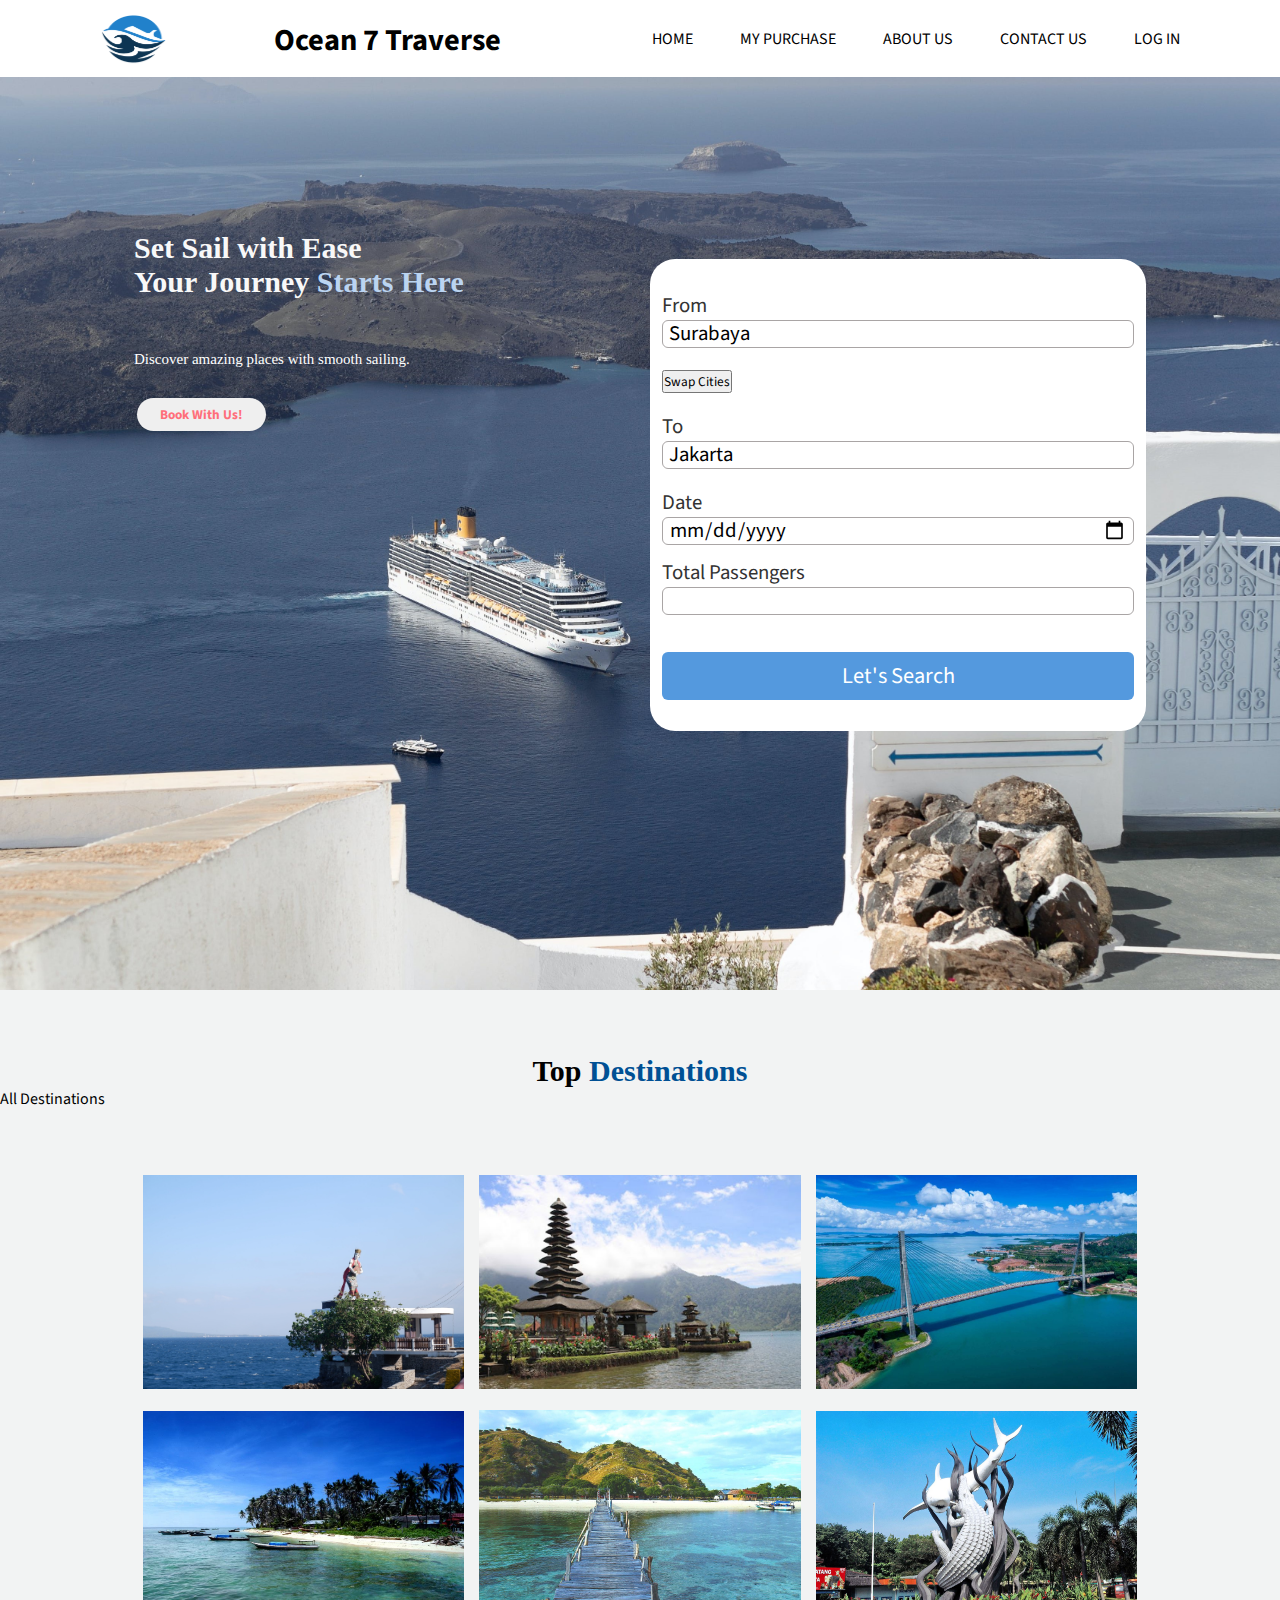
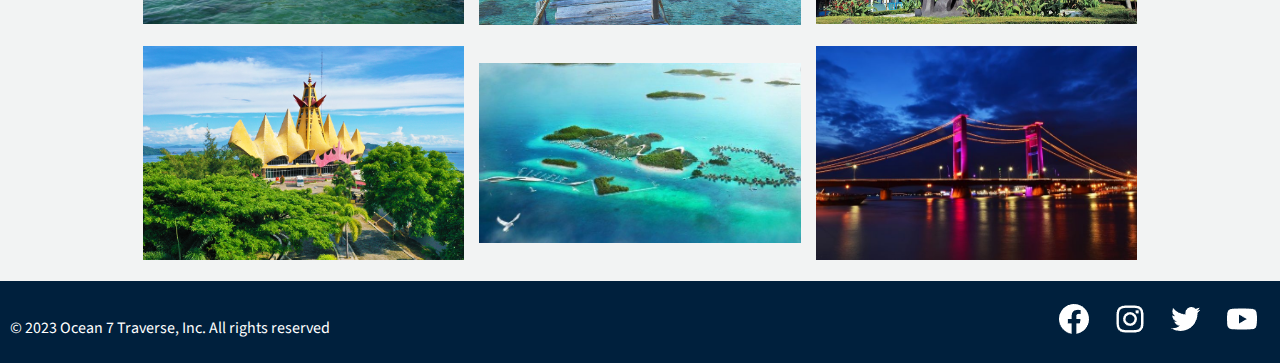
<file: index.html>
<!DOCTYPE html>
<html>
    <head>
        <meta name="viewport" content="width=device-width, initial-scale=1">
        <link rel="stylesheet" href="css/style.css">
        <script type="text/javascript" src="js/script.js"></script>
        <title>Home Ocean 7 Traverse</title> 
        <link rel="icon" href="assets/logo.png" type="image/png">
    </head>
    <body>
        <header class="header"> 
            <a href="#" class="logo">
            <img src="assets/logo.png">  </a> 
            <a href="#" class ="nav-brand"> Ocean 7 Traverse </a>

            <button class="hamburger">
                <div class="bar"></div>
                <div class="bar"></div>
                <div class="bar"></div>
            </button>        

            <nav class="nav">
                <a href="index.html">Home</a>
                <a href="myPurchase.html">My Purchase</a>
                <a href="aboutUs.html">About Us</a>
                <a href="contactUs.html">Contact Us</a>
                <a href="login.html">Log In</a>
            </nav>
        </header>

            <!-- home section design -->
        <section class="home" id="home">
            <div class="home-column">
                <div class="home-content">
                    <h1>Set Sail with Ease <br>
                    Your Journey <span> Starts Here</h1>
                    <br>
                    <p> Discover amazing places with smooth sailing.</p>
                    <button type="button">Book With Us!</button>
                </div>
            </div>
            <div class="home-column">
                <div class="home-column-content">
                    <!-- index.html -->
                    <form id="ticketSearchForm" action="ticketSearch.html" method="post">
                        <div class="input-box">
                            <label for="fromInput">From</label>
                            <input type="text" id="fromInput" placeholder="" value="Surabaya" readonly required>
                        </div>
                        <br><button type="button" onclick="swapCities()">Swap Cities</button>
                        <div class="input-box">
                            <label for="toInput">To</label>
                            <input type="text" id="toInput" placeholder="" value="Jakarta" readonly required>
                        </div>
                        <div class="column1">
                            <div class="input-box">
                                <label for="dateInput">Date</label>
                                <input type="date" placeholder="" id="dateInput" name="dateInput" required>
                            </div>
                        </div>
                        <div class="column2">
                            <div class="input-box">
                                <label for="passengersInput">Total Passengers</label>
                                <input type="number" placeholder="" step="1" min="1" id="passengersInput" name="passengersInput" required>
                            </div>
                        </div>
                        <button class="form-button" type="submit">Let's Search</button>
                    </form>
                </div>
            </div>
        </section>  
        <section>
                <div>
                    <h2 class="top-destinations-title"> Top <span>Destinations</span> </h2> 
                    <p class="all-destinations"> All Destinations </p>
                    <table class="all-destinations-table">
                        <tr>
                            <td class="home-container">
                                <img src="assets/Banyuwangi.jpeg" alt="" class="container-image">
                                <div class="container-overlay">
                                    <div class="container-text">Banyuwangi</div>
                                </div>
                            </td>
                            <td class="home-container">
                                <img src="assets/bali.jpeg" alt=""  class="container-image">
                                <div class="container-overlay">
                                    <div class="container-text">Bali</div>
                                </div>
                            </td>
                            <td class="home-container">
                                <img src="assets/batam.jpeg" alt="" class="container-image">
                                <div class="container-overlay">
                                    <div class="container-text">Batam</div>
                                </div>
                            </td>
                        </tr>
                        <tr>
                            <td class="home-container">
                                <img src="assets/kalimantan.jpg" alt="" class="container-image">
                                <div class="container-overlay">
                                    <div class="container-text">Kalimantan</div>
                                </div>
                            </td>
                            <td class="home-container">
                                <img src="assets/lombok.jpg" alt="" class="container-image">
                                <div class="container-overlay">
                                    <div class="container-text">Lombok</div>
                                </div>
                            </td>
                            <td class="home-container">
                                <img src="assets/Surabaya.jpg" alt="" class="container-image">
                                <div class="container-overlay">
                                    <div class="container-text">Surabaya</div>
                                </div>
                            </td>
                        </tr>
                        <tr>
                            <td class="home-container">
                                <img src="assets/lampung.jpg" alt="" class="container-image">
                                <div class="container-overlay">
                                    <div class="container-text">Lampung</div>
                                </div>
                            </td>
                            <td class="home-container">
                                <img src="assets/riau.jpeg" alt="" class="container-image">
                                <div class="container-overlay">
                                    <div class="container-text">Riau</div>
                                </div>
                            </td>
                            <td class="home-container">
                                <img src="assets/palembang.jpeg" alt="" class="container-image">
                                <div class="container-overlay">
                                    <div class="container-text">Palembang</div>
                                </div>
                            </td>
                        </tr>
                    </table>
                </div>
        </section>
        <!-- <section>
                <div class="payment">
                    <h3>Metode Pembayaran: </h3>
                    <div class="payment-logo">
                        <div class="payment-column">
                            <img src="assets/visa.png" alt="" class="column">
                        </div>
                        <div class="payment-column">
                            <img src="assets/bca.png" alt="" class="column">
                        </div>
                        <div class="payment-column">
                            <img src="assets/bri.webp" alt="" class="column">
                        </div>
                        <div class="payment-column">
                            <img src="assets/ovo.png" alt="" class="column">
                        </div>
                        <div class="payment-column">
                            <img src="assets/gopay.png" alt="" class="column">
                        </div>
                    </div>
                </div>
        </section> -->
        <footer class="footer">
            <p class="footer-copyright">&copy; 2023 Ocean 7 Traverse, Inc. All rights reserved</p>
            <div class="footer-content">
                <a href="#" class="footer-logo"><img src="assets/facebook.png" alt=""></a>
                <a href="#" class="footer-logo"><img src="assets/instagram.png" alt=""></a>
                <a href="#" class="footer-logo"><img src="assets/twitter.png" alt=""></a>
                <a href="#" class="footer-logo"><img src="assets/youtube.png" alt=""></a>
            </div>
        </footer>
    </body>
</html>
</file>
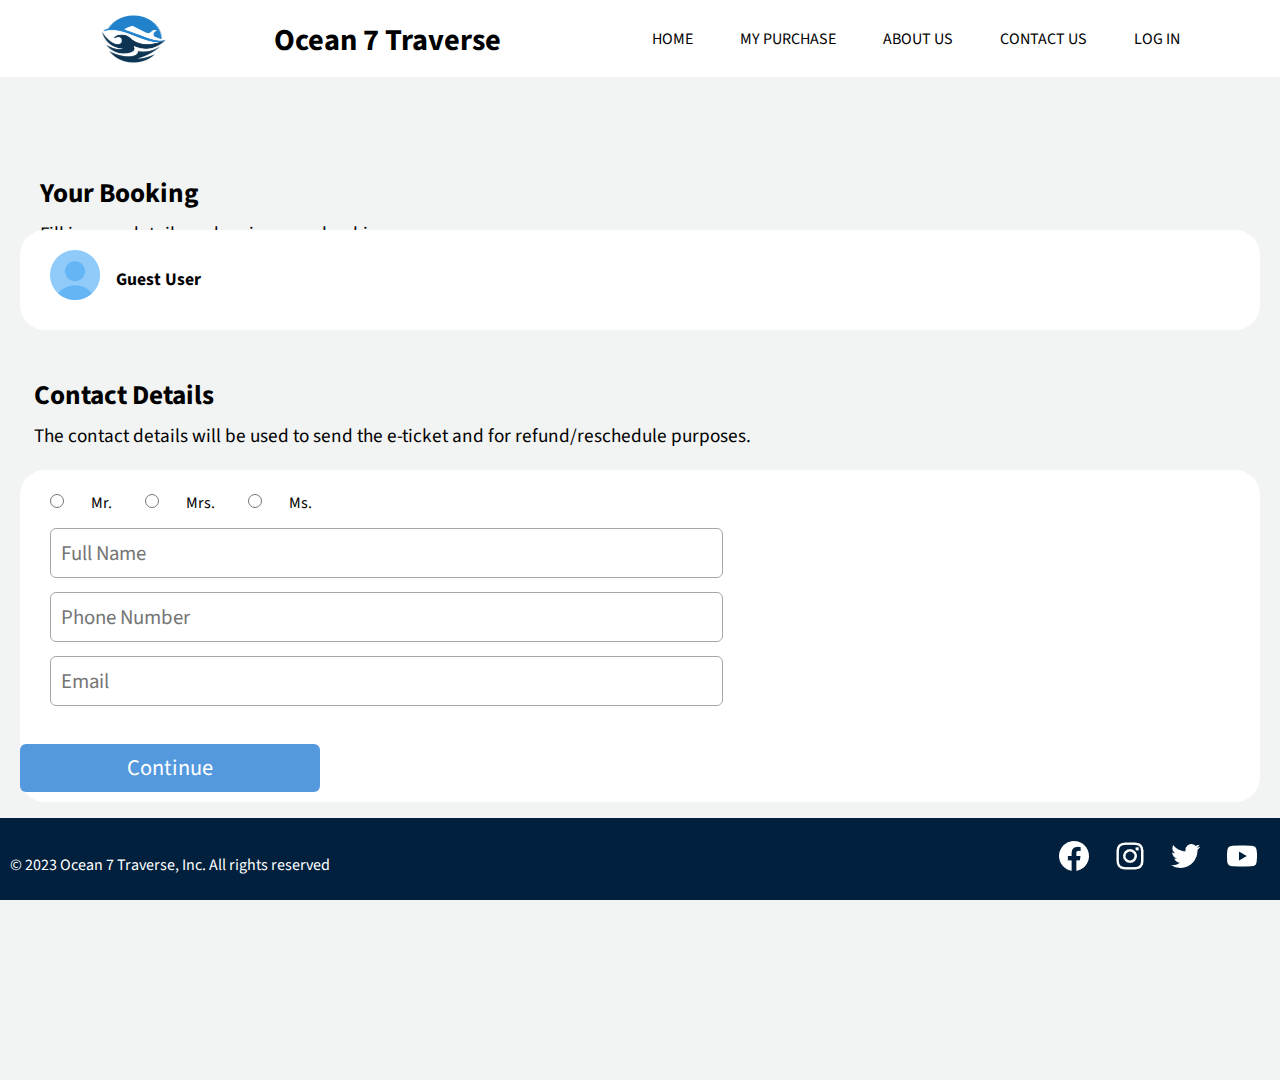
<file: bookform.html>
<!DOCTYPE html>
<html>
    <head>
        <meta name="viewport" content="width=device-width, initial-scale=1">
        <link rel="stylesheet" href="css/style.css">
        <script type="text/javascript" src="js/script.js"></script>
        <title>Ocean 7 Traverse</title> 
        <link rel="icon" href="assets/logo.png" type="image/png">
    </head>
    <body>
        <header class="header"> 
            <a href="#" class="logo">
            <img src="assets/logo.png">  </a> 
            <a href="#" class ="nav-brand"> Ocean 7 Traverse </a>

            <button class="hamburger">
                <div class="bar"></div>
                <div class="bar"></div>
                <div class="bar"></div>
            </button>        

            <nav class="nav">
                <a href="index.html">Home</a>
                <a href="myPurchase.html">My Purchase</a>
                <a href="aboutUs.html">About Us</a>
                <a href="contactUs.html">Contact Us</a>
                <a href="login.html">Log In</a>
            </nav>
        </header>


        <div class="booking-head" style="z-index: -1;">
            <h1>Your Booking</h1>
            <p>Fill in your details and review your booking</p>
        </div>

        <div class="loggedinBox">
            <table class="loggedin-table">
                <tr>
                    <td>
                        <img src="assets/account-profile.png">
                    </td>
                    <td>
                        <h2>Guest User</h2>
                    </td>
                </tr>
            </table>
        </div>

        <div class="contactDetails-text">
                <h1>Contact Details</h1>
                <p>The contact details will be used to send the e-ticket and for refund/reschedule purposes.</p>
            </div>
    
            <div class="contactDetails-content">
                <form id="bookconfirm" action="bookconfirm.html" method="post" onsubmit="saveContactDetails(event)">
                    <div class="contactDetails-radio">
                        <label for="option1"><input type="radio" id="option1" name="salutation" value="Mr." required> Mr.</label>
                        <label for="option2"><input type="radio" id="option2" name="salutation" value="Mrs." required> Mrs.</label>
                        <label for="option3"><input type="radio" id="option3" name="salutation" value="Ms." required> Ms.</label>
                    </div>
                    <div class="input-box">
                        <input type="text" placeholder="Full Name" name="name" required>
                    </div>
                    <div class="input-box">
                        <input type="number" placeholder="Phone Number" name="phone_number" required>
                    </div>
                    <div class="input-box">
                        <input type="email" placeholder="Email" name="email" required>
                    </div>
                    <td colspan="2">
                        <button class="paymentButton">Continue</button>
                    </td>
                </form>
            </div>        
        <footer class="footer">
            <p class="footer-copyright">&copy; 2023 Ocean 7 Traverse, Inc. All rights reserved</p>
            <div class="footer-content">
                <a href="#" class="footer-logo"><img src="assets/facebook.png" alt=""></a>
                <a href="#" class="footer-logo"><img src="assets/instagram.png" alt=""></a>
                <a href="#" class="footer-logo"><img src="assets/twitter.png" alt=""></a>
                <a href="#" class="footer-logo"><img src="assets/youtube.png" alt=""></a>
            </div>
        </footer>
    </body>
</html>
</file>
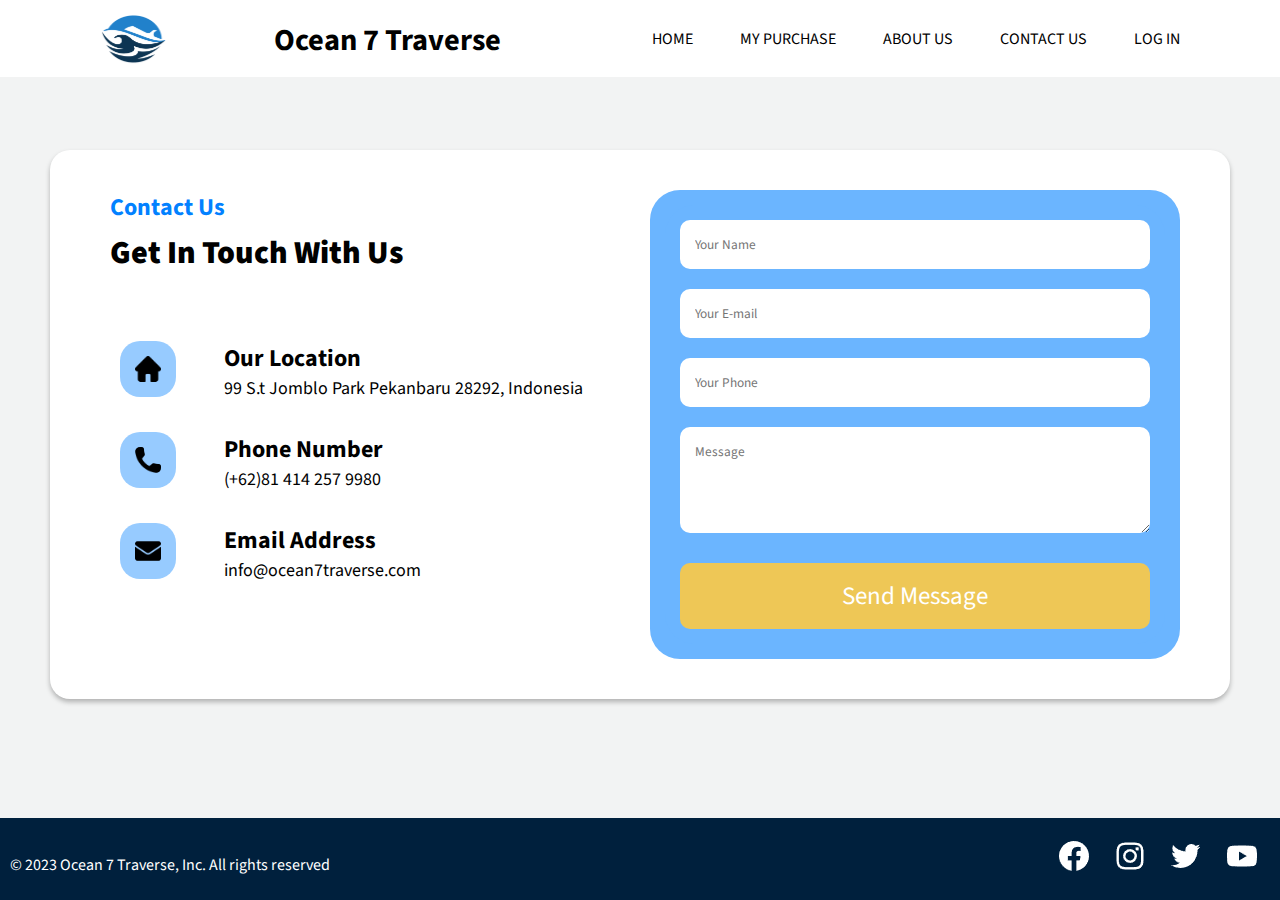
<file: contactUs.html>
<!DOCTYPE html>
<html lang="en">
    <head>
        <meta name="viewport" content="width=device-width, initial-scale=1">
        <link rel="stylesheet" href="css/style.css">
        <script type="text/javascript" src="js/script.js"></script>
        <title>Ocean 7 Traverse</title> 
        <link rel="icon" href="assets/logo.png" type="image/png">
    </head>
    <body>
        <!-- header-->
        <header class="header"> 
            <a href="#" class="logo">
            <img src="assets/logo.png">  </a> 
            <a href="#" class ="nav-brand"> Ocean 7 Traverse </a>

            <button class="hamburger">
                <div class="bar"></div>
                <div class="bar"></div>
                <div class="bar"></div>
            </button>        

            <nav class="nav">
                <a href="index.html">Home</a>
                <a href="myPurchase.html">My Purchase</a>
                <a href="aboutUs.html">About Us</a>
                <a href="contactUs.html">Contact Us</a>
                <a href="login.html">Log In</a>
            </nav>
        </header>


        <section class="main_container">
            <div class="grid-container-1">
                <div class="description">
                    <div class="grid-container-2">
                        <div class="headline">
                            <h2 class="contact-h2">Contact Us</h2>
                            <h1 class="contact-h1">Get In Touch With Us</h1>
                        </div>
                    </div>
                    <div class="grid-container-3">
                        <div class="content_image">
                            <img src="assets/home.png" alt="icon">
                        </div>
                        <div class="content_desc">
                            <h3 class="contact-h3">Our Location</h3>
                            <p class="contact-p">99 S.t Jomblo Park Pekanbaru
                                28292, Indonesia</p>
                        </div>
                        <div class="content_image">
                            <img src="assets/call.png" alt="icon">
                        </div>
                        <div class="content_desc">
                            <h3 class="contact-h3">Phone Number</h3>
                            <p class="contact-p">(+62)81 414 257 9980</p>
                        </div>
                        <div class="content_image">
                            <img src="assets/email.png" alt="icon">
                        </div>
                        <div class="content_desc">
                            <h3 class="contact-h3">Email Address</h3>
                            <p class="contact-p">info@ocean7traverse.com</p>
                        </div>
                    </div>
                </div>
                <div class="contact_form">
                    <form action="#" id="contact_form" class="contact_form grid-container-4-contact text-center" method="post">
                        <input type="text" id="contact_form_name" class="input_field col-lg-12" placeholder="Your Name" required="required" data-error="Name is required.">
                        <input type="text" id="contact_form_email" class="input_field col-lg-12" placeholder="Your E-mail" required="required" data-error="Email is required.">
                        <input type="text" id="contact_form_phone" class="input_field col-lg-12" placeholder="Your Phone" required="required" data-error="Subject is required.">
                        <textarea id="contact_form_message" class="input_field col-lg-12" name="message" rows="4" placeholder="Message" required="required" data-error="Please, write us a message."></textarea>
                        <button type="submit" id="form_submit_button" class="form_submit_button button col-lg-12">Send Message<span></span><span></span><span></span></button>
                    </form>
                </div>
            </div>
        </section>
        <footer class="footer">
            <p class="footer-copyright">&copy; 2023 Ocean 7 Traverse, Inc. All rights reserved</p>
            <div class="footer-content">
                <a href="#" class="footer-logo"><img src="assets/facebook.png" alt=""></a>
                <a href="#" class="footer-logo"><img src="assets/instagram.png" alt=""></a>
                <a href="#" class="footer-logo"><img src="assets/twitter.png" alt=""></a>
                <a href="#" class="footer-logo"><img src="assets/youtube.png" alt=""></a>
            </div>
        </footer>
    </body>
</html>
</file>
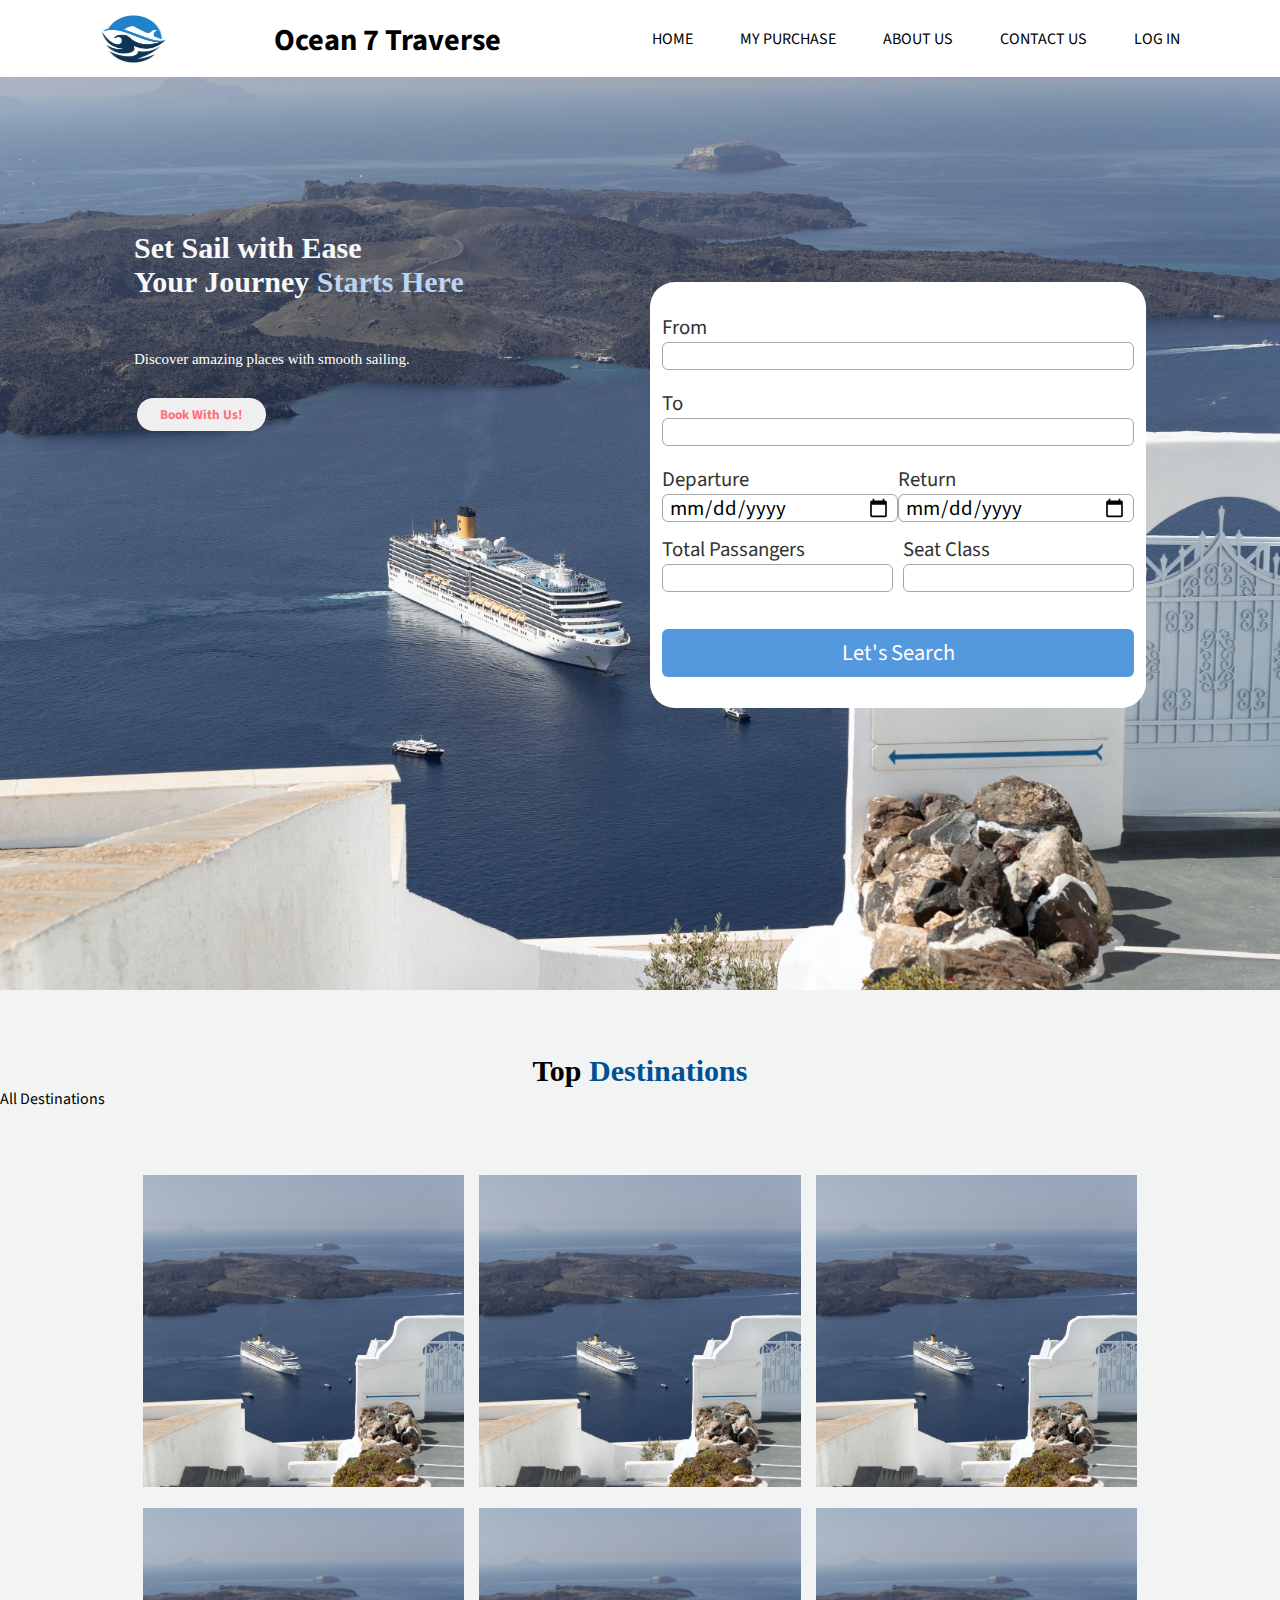
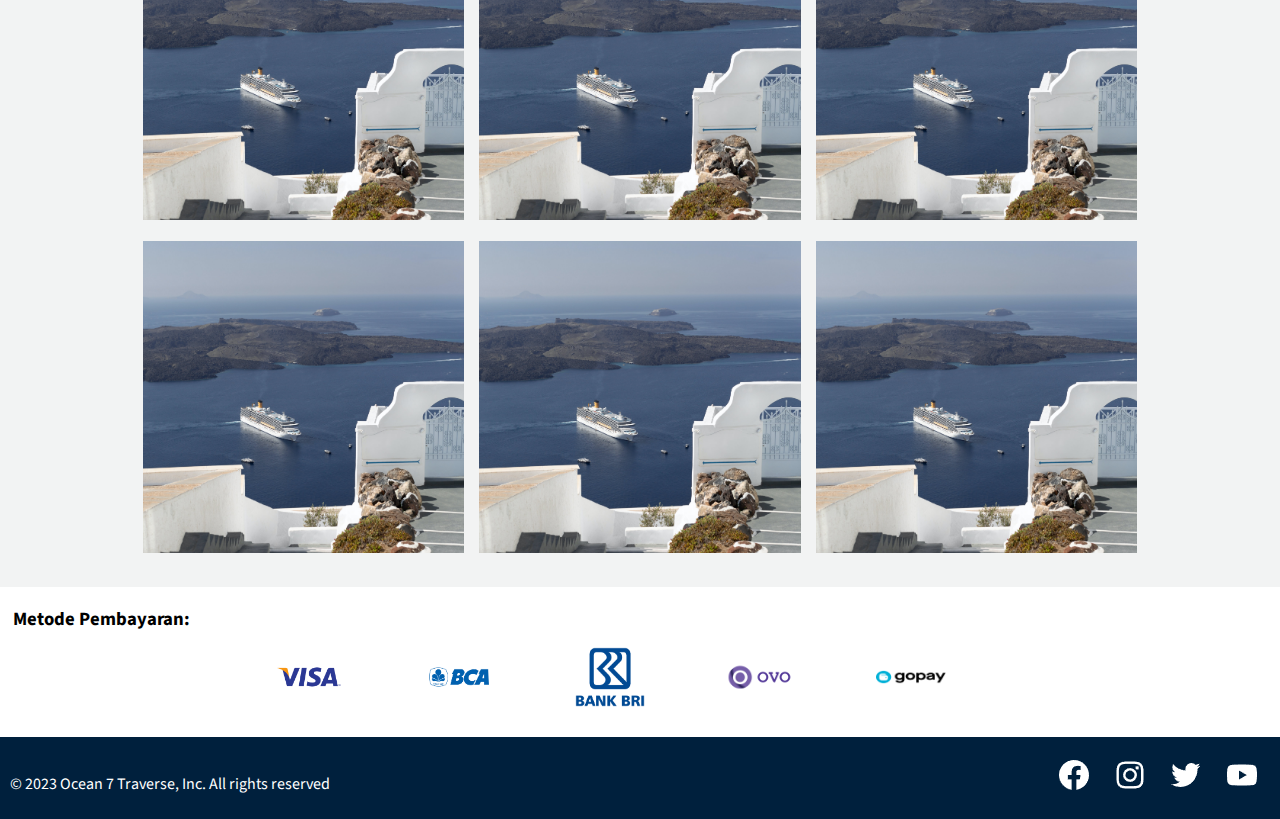
<file: home.html>
<!DOCTYPE html>
<html>
    <head>
        <meta name="viewport" content="width=device-width, initial-scale=1">
        <link rel="stylesheet" href="css/style.css">
        <script type="text/javascript" src="js/script.js"></script>
        <title>Ocean 7 Traverse</title> 
        <link rel="icon" href="assets/logo.png" type="image/png">
    </head>
    <body>
        <header class="header"> 
            <a href="#" class="logo">
            <img src="assets/logo.png">  </a> 
            <a href="#" class ="nav-brand"> Ocean 7 Traverse </a>

            <button class="hamburger" onclick="toggleNav()">
                <div class="bar"></div>
                <div class="bar"></div>
                <div class="bar"></div>
            </button>        

            <nav class="nav">
                <a href="home.html">Home</a>
                <a href="myPurchase.html">My Purchase</a>
                <a href="aboutUs.html">About Us</a>
                <a href="contactUs.html">Contact Us</a>
                <a href="login.html">Log In</a>
            </nav>
        </header>

            <!-- home section design -->
        <section class="home" id="home">
            <div class="home-column">
                <div class="home-content">
                    <h1>Set Sail with Ease <br>
                    Your Journey <span> Starts Here</h1>
                    <br>
                    <p> Discover amazing places with smooth sailing.</p>
                    <button type="button">Book With Us!</button>
                </div>
            </div>
            <div class="home-column">
                <div class="home-column-content">
                    <form action="ticketSearch.html" method="post">
                        <div class="input-box">
                            <label>From</label> 
                            <input type="text" placeholder="" required>
                        </div>
                        <div class="input-box">
                            <label>To</label>
                            <input type="text" placeholder="" required>
                        </div>
                        <div class="column1">
                            <div class="input-box">
                                <label>Departure</label>
                                <input type="date" placeholder="" required>
                            </div>
                            <div class="input-box">
                                <label>Return</label>
                                <input type="date" placeholder="" required>
                            </div>
                        </div>
                        <div class="column2">
                            <div class="input-box">
                                <label>Total Passangers</label>
                                <input type="text" placeholder="" required>
                            </div>
                            <div class="input-box">
                                <label>Seat Class</label>
                                <input type="text" placeholder="" required>
                            </div>
                        </div>
                        <button class="form-button" type="submit">Let's Search</button>
                    </form>
                </div>
            </div>
        </section>  
        <section>
                <div>
                    <h2 class="top-destinations-title"> Top <span>Destinations</span> </h2> 
                    <p class="all-destinations"> All Destinations </p>
                    <table class="all-destinations-table">
                        <tr>
                            <td class="home-container">
                                <img src="assets/background3.jpg" alt="" class="container-image">
                                <div class="container-overlay">
                                    <div class="container-text">Bali</div>
                                </div>
                            </td>
                            <td class="home-container">
                                <img src="assets/background3.jpg" alt=""  class="container-image">
                                <div class="container-overlay">
                                    <div class="container-text">Bali</div>
                                </div>
                            </td>
                            <td class="home-container">
                                <img src="assets/background3.jpg" alt="" class="container-image">
                                <div class="container-overlay">
                                    <div class="container-text">Bali</div>
                                </div>
                            </td>
                        </tr>
                        <tr>
                            <td class="home-container">
                                <img src="assets/background3.jpg" alt="" class="container-image">
                                <div class="container-overlay">
                                    <div class="container-text">Bali</div>
                                </div>
                            </td>
                            <td class="home-container">
                                <img src="assets/background3.jpg" alt="" class="container-image">
                                <div class="container-overlay">
                                    <div class="container-text">Bali</div>
                                </div>
                            </td>
                            <td class="home-container">
                                <img src="assets/background3.jpg" alt="" class="container-image">
                                <div class="container-overlay">
                                    <div class="container-text">Bali</div>
                                </div>
                            </td>
                        </tr>
                        <tr>
                            <td class="home-container">
                                <img src="assets/background3.jpg" alt="" class="container-image">
                                <div class="container-overlay">
                                    <div class="container-text">Bali</div>
                                </div>
                            </td>
                            <td class="home-container">
                                <img src="assets/background3.jpg" alt="" class="container-image">
                                <div class="container-overlay">
                                    <div class="container-text">Bali</div>
                                </div>
                            </td>
                            <td class="home-container">
                                <img src="assets/background3.jpg" alt="" class="container-image">
                                <div class="container-overlay">
                                    <div class="container-text">Bali</div>
                                </div>
                            </td>
                        </tr>
                    </table>
                </div>
        </section>
        <section>
                <div class="payment">
                    <h3>Metode Pembayaran: </h3>
                    <div class="payment-logo">
                        <div class="payment-column">
                            <img src="assets/visa.png" alt="" class="column">
                        </div>
                        <div class="payment-column">
                            <img src="assets/bca.png" alt="" class="column">
                        </div>
                        <div class="payment-column">
                            <img src="assets/bri.webp" alt="" class="column">
                        </div>
                        <div class="payment-column">
                            <img src="assets/ovo.png" alt="" class="column">
                        </div>
                        <div class="payment-column">
                            <img src="assets/gopay.png" alt="" class="column">
                        </div>
                    </div>
                </div>
        </section>
        <footer class="footer">
            <p class="footer-copyright">&copy; 2023 Ocean 7 Traverse, Inc. All rights reserved</p>
            <div class="footer-content">
                <a href="#" class="footer-logo"><img src="assets/facebook.png" alt=""></a>
                <a href="#" class="footer-logo"><img src="assets/instagram.png" alt=""></a>
                <a href="#" class="footer-logo"><img src="assets/twitter.png" alt=""></a>
                <a href="#" class="footer-logo"><img src="assets/youtube.png" alt=""></a>
            </div>
        </footer>
    </body>
</html>
</file>
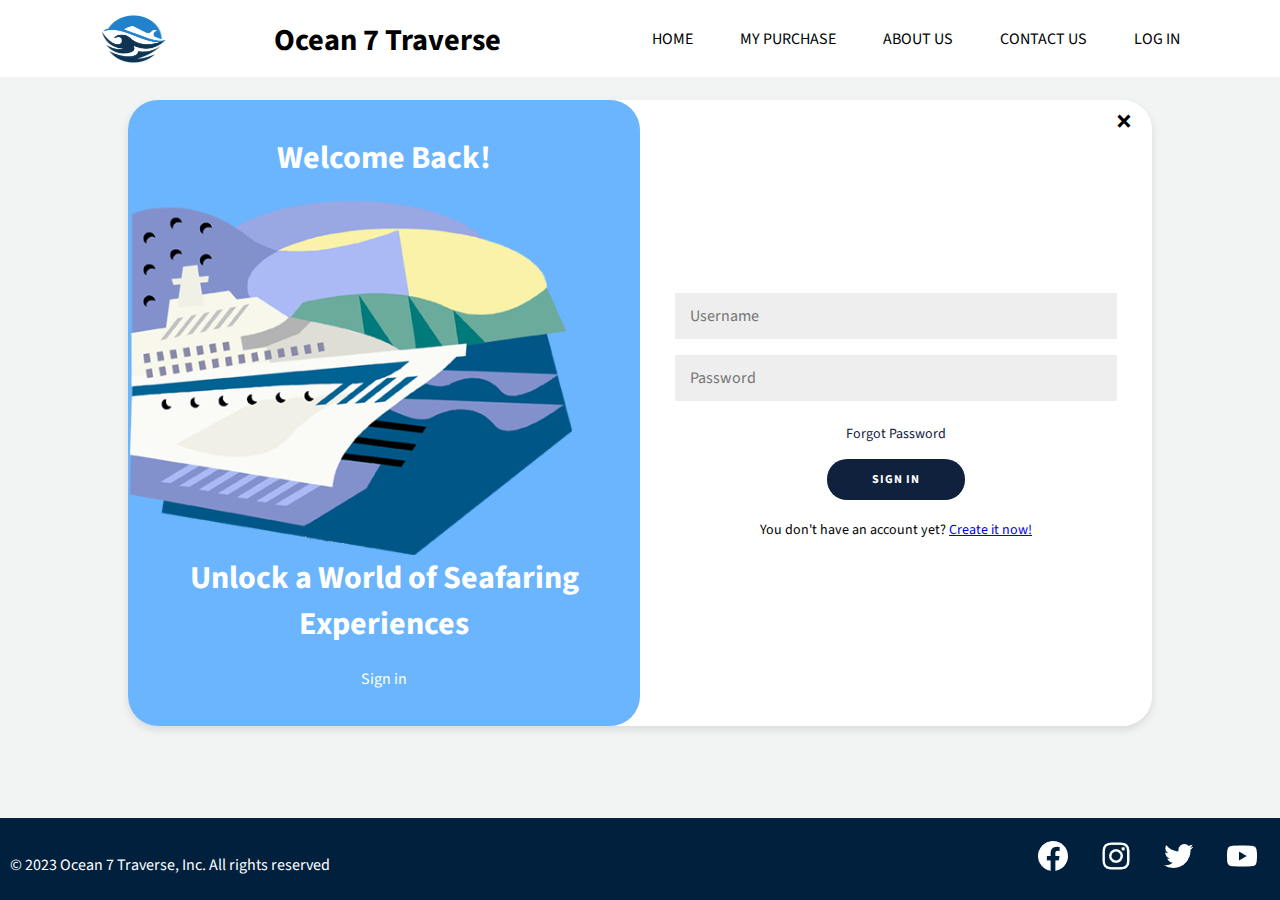
<file: login.html>
<!DOCTYPE html>
<html>
<head>
    <meta name="viewport" content="width=device-width, initial-scale=1">
    <link rel="stylesheet" href="css/style.css">
    <script type="text/javascript" src="js/script.js"></script>
    <title>Ocean 7 Traverse</title> 
    <link rel="icon" href="assets/logo.png" type="image/png">
</head>
<body>
    <header class="header"> 
        <a href="#" class="logo">
        <img src="assets/logo.png">  </a> 
        <a href="#" class ="nav-brand"> Ocean 7 Traverse </a>

        <button class="hamburger">
            <div class="bar"></div>
            <div class="bar"></div>
            <div class="bar"></div>
        </button>        

        <nav class="nav">
            <a href="index.html">Home</a>
            <a href="myPurchase.html">My Purchase</a>
            <a href="aboutUs.html">About Us</a>
            <a href="contactUs.html">Contact Us</a>
            <a href="login.html">Log In</a>
        </nav>
    </header>

    <div class="login-container">
        <div class="wrapper-popup">
            <a href="home.html" class="close">&times;</a>
            <div class="column-popup details-popup">
                <div class="signin">
                    <h1 class="h1-popup" >Welcome Back!</h1>
                    <img src="assets/CoolClips_vc001551 (1).png" alt="" class="popup-image">
                    <h1 class="h1-popup">Unlock a World of Seafaring Experiences</h1>
                    <p class="p-popup">Sign in</p>
                </div>
            </div>
            <div class="column-popup content-popup">
                <div class="signin">
                    <input type="email" name="" id="" placeholder="Username" class="input-popup">
                    <input type="password" name="" id="" placeholder="Password" class="input-popup">
                    <a href="#" class="a-popup">Forgot Password</a>
                    <button class="form-submit-popup">Sign in</button>
                    <span class="span-popup">You don't have an account yet? <a href="signup.html">Create it now!</a></span>
                </div>
            </div>
        </div>
    </div>
        
    <footer class="footer">
        <p class="footer-copyright">&copy; 2023 Ocean 7 Traverse, Inc. All rights reserved</p>
        <a href="#" class="footer-logo"><img src="assets/facebook.png" alt=""></a>
        <a href="#" class="footer-logo"><img src="assets/instagram.png" alt=""></a>
        <a href="#" class="footer-logo"><img src="assets/twitter.png" alt=""></a>
        <a href="#" class="footer-logo"><img src="assets/youtube.png" alt=""></a>
    </footer>
</body>
</file>
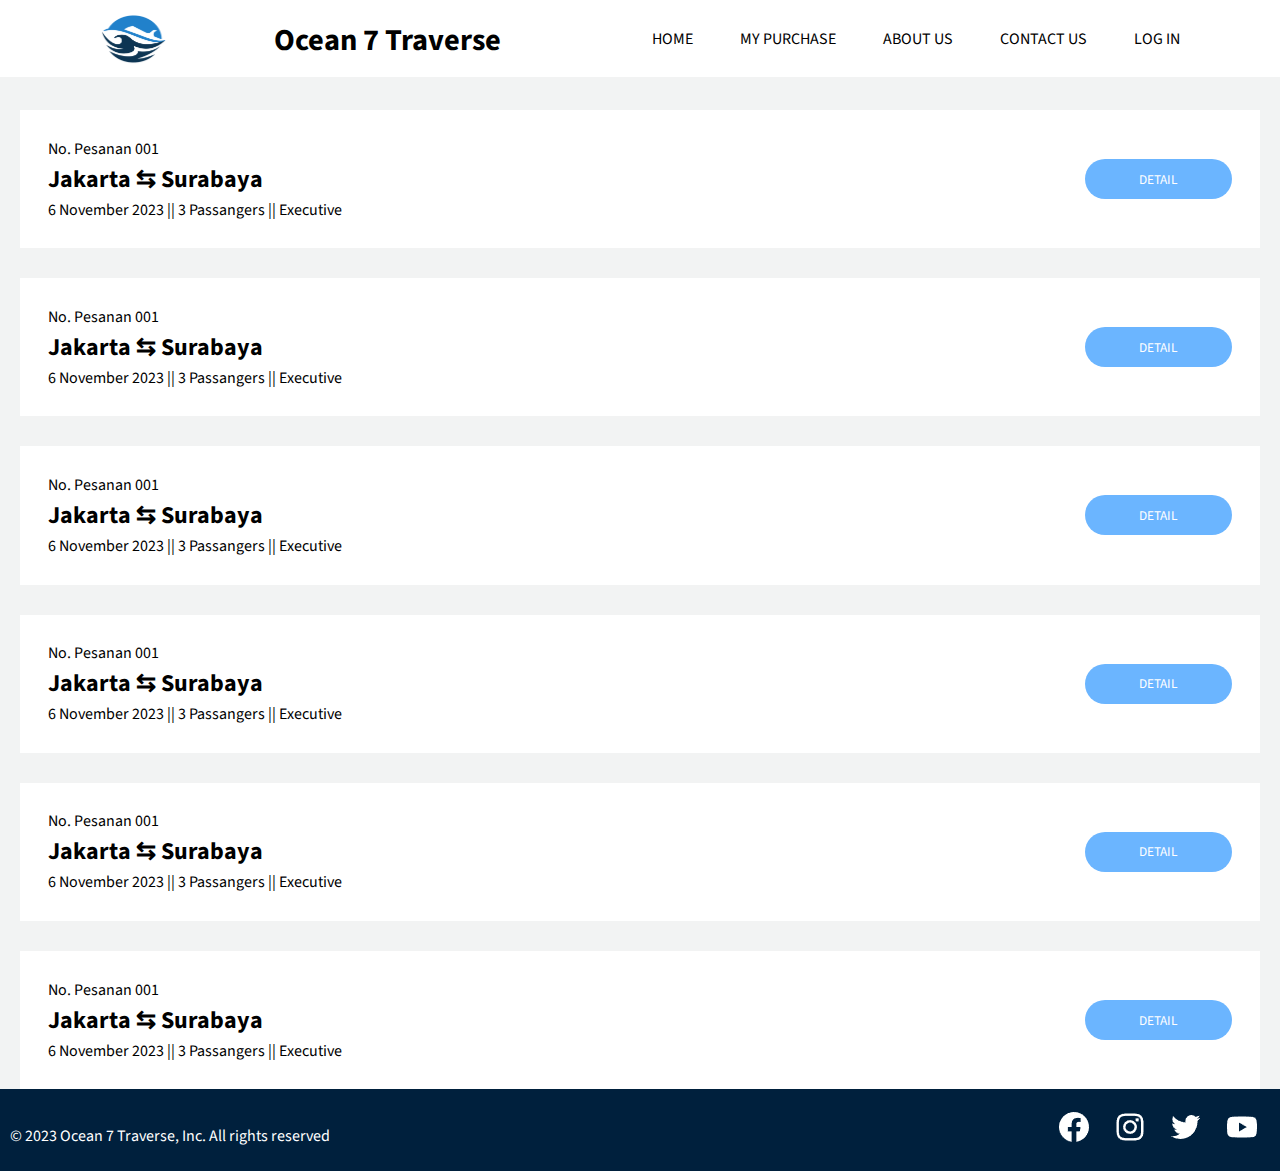
<file: myPurchase.html>
<!DOCTYPE html>
<html>
    <head>
        <meta name="viewport" content="width=device-width, initial-scale=1">
        <link rel="stylesheet" href="css/style.css">
        <script type="text/javascript" src="js/script.js"></script>
        <title>Ocean 7 Traverse</title> 
        <link rel="icon" href="assets/logo.png" type="image/png">
    </head>
    <body>
        <header class="header"> 
            <a href="#" class="logo">
            <img src="assets/logo.png">  </a> 
            <a href="#" class ="nav-brand"> Ocean 7 Traverse </a>

            <button class="hamburger" onclick="toggleNav()">
                <div class="bar"></div>
                <div class="bar"></div>
                <div class="bar"></div>
            </button>        

            <nav class="nav">
                <a href="index.html">Home</a>
                <a href="myPurchase.html">My Purchase</a>
                <a href="aboutUs.html">About Us</a>
                <a href="contactUs.html">Contact Us</a>
                <a href="login.html">Log In</a>
            </nav>
        </header>
        <div class="myPurchase1">
            <table class="purchase-table">
                <tr>
                    <td>
                        No. Pesanan 001
                    </td>
                    <td rowspan="3">
                        <button onclick="myFunction('detail')" class="purchase-detailButton">DETAIL</button>
                    </td>
                </tr>
                <tr>
                    <td>
                        <h2>Jakarta &#8646 Surabaya</h2>
                    </td>
                </tr>
                <tr>
                    <td>6 November 2023  ||  3 Passangers  ||  Executive</td>
                </tr>
            </table>
            <div id="detail" class="detail-table">
                <hr>
                <table>
                    <tr>
                        <td>
                            <p>Depart</p>
                        </td>
                        <td>Mon, 6 November 2023</td>
                    </tr>
                    <tr>
                        <td>
                            <img src="assets/bali_eka_jaya_l.png" alt="" >
                        </td>
                        <td>
                            <h3>06:00 &#x2192 05:30</h3>
                        </td>
                    </tr>
                    <tr>
                        <td>Duration: 23h 30m</td>
                        <td>Type: Direct</td>
                    </tr>
                </table>
                <hr>
                <table>
                    <tr>
                        <td>
                            <p>Return</p>
                        </td>
                        <td>Tue, 7 November 2023</td>
                    </tr>
                    <tr>
                        <td>
                            <img src="assets/bali_eka_jaya_l.png" alt="">
                        </td>
                        <td>
                            <h3>06:00 &#x2192 05:30</h3>
                        </td>
                    </tr>
                    <tr>
                        <td>Duration: 23h 30m</td>
                        <td>Type: Direct</td>
                    </tr>
                </table>
            </div>
        </div> 

        <div class="myPurchase">
            <table class="purchase-table">
                <tr>
                    <td>
                        No. Pesanan 001
                    </td>
                    <td rowspan="3">
                        <button onclick="myFunction('detail')" class="purchase-detailButton">DETAIL</button>
                    </td>
                </tr>
                <tr>
                    <td>
                        <h2>Jakarta &#8646 Surabaya</h2>
                    </td>
                </tr>
                <tr>
                    <td>6 November 2023  ||  3 Passangers  ||  Executive</td>
                </tr>
            </table>
            <div id="detail" class="detail-table">
                <hr>
                <table>
                    <tr>
                        <td>
                            <p>Depart</p>
                        </td>
                        <td>Mon, 6 November 2023</td>
                    </tr>
                    <tr>
                        <td>
                            <img src="assets/bali_eka_jaya_l.png" alt="" >
                        </td>
                        <td>
                            <h3>06:00 &#x2192 05:30</h3>
                        </td>
                    </tr>
                    <tr>
                        <td>Duration: 23h 30m</td>
                        <td>Type: Direct</td>
                    </tr>
                </table>
                <hr>
                <table>
                    <tr>
                        <td>
                            <p>Return</p>
                        </td>
                        <td>Tue, 7 November 2023</td>
                    </tr>
                    <tr>
                        <td>
                            <img src="assets/bali_eka_jaya_l.png" alt="">
                        </td>
                        <td>
                            <h3>06:00 &#x2192 05:30</h3>
                        </td>
                    </tr>
                    <tr>
                        <td>Duration: 23h 30m</td>
                        <td>Type: Direct</td>
                    </tr>
                </table>
            </div>
        </div> 

        <div class="myPurchase">
            <table class="purchase-table">
                <tr>
                    <td>
                        No. Pesanan 001
                    </td>
                    <td rowspan="3">
                        <button onclick="myFunction('detail')" class="purchase-detailButton">DETAIL</button>
                    </td>
                </tr>
                <tr>
                    <td>
                        <h2>Jakarta &#8646 Surabaya</h2>
                    </td>
                </tr>
                <tr>
                    <td>6 November 2023  ||  3 Passangers  ||  Executive</td>
                </tr>
            </table>
            <div id="detail" class="detail-table">
                <hr>
                <table>
                    <tr>
                        <td>
                            <p>Depart</p>
                        </td>
                        <td>Mon, 6 November 2023</td>
                    </tr>
                    <tr>
                        <td>
                            <img src="assets/bali_eka_jaya_l.png" alt="" >
                        </td>
                        <td>
                            <h3>06:00 &#x2192 05:30</h3>
                        </td>
                    </tr>
                    <tr>
                        <td>Duration: 23h 30m</td>
                        <td>Type: Direct</td>
                    </tr>
                </table>
                <hr>
                <table>
                    <tr>
                        <td>
                            <p>Return</p>
                        </td>
                        <td>Tue, 7 November 2023</td>
                    </tr>
                    <tr>
                        <td>
                            <img src="assets/bali_eka_jaya_l.png" alt="">
                        </td>
                        <td>
                            <h3>06:00 &#x2192 05:30</h3>
                        </td>
                    </tr>
                    <tr>
                        <td>Duration: 23h 30m</td>
                        <td>Type: Direct</td>
                    </tr>
                </table>
            </div>
        </div> 

        <div class="myPurchase">
            <table class="purchase-table">
                <tr>
                    <td>
                        No. Pesanan 001
                    </td>
                    <td rowspan="3">
                        <button onclick="myFunction('detail')" class="purchase-detailButton">DETAIL</button>
                    </td>
                </tr>
                <tr>
                    <td>
                        <h2>Jakarta &#8646 Surabaya</h2>
                    </td>
                </tr>
                <tr>
                    <td>6 November 2023  ||  3 Passangers  ||  Executive</td>
                </tr>
            </table>
            <div id="detail" class="detail-table">
                <hr>
                <table>
                    <tr>
                        <td>
                            <p>Depart</p>
                        </td>
                        <td>Mon, 6 November 2023</td>
                    </tr>
                    <tr>
                        <td>
                            <img src="assets/bali_eka_jaya_l.png" alt="" >
                        </td>
                        <td>
                            <h3>06:00 &#x2192 05:30</h3>
                        </td>
                    </tr>
                    <tr>
                        <td>Duration: 23h 30m</td>
                        <td>Type: Direct</td>
                    </tr>
                </table>
                <hr>
                <table>
                    <tr>
                        <td>
                            <p>Return</p>
                        </td>
                        <td>Tue, 7 November 2023</td>
                    </tr>
                    <tr>
                        <td>
                            <img src="assets/bali_eka_jaya_l.png" alt="">
                        </td>
                        <td>
                            <h3>06:00 &#x2192 05:30</h3>
                        </td>
                    </tr>
                    <tr>
                        <td>Duration: 23h 30m</td>
                        <td>Type: Direct</td>
                    </tr>
                </table>
            </div>
        </div> 

        <div class="myPurchase">
            <table class="purchase-table">
                <tr>
                    <td>
                        No. Pesanan 001
                    </td>
                    <td rowspan="3">
                        <button onclick="myFunction('detail')" class="purchase-detailButton">DETAIL</button>
                    </td>
                </tr>
                <tr>
                    <td>
                        <h2>Jakarta &#8646 Surabaya</h2>
                    </td>
                </tr>
                <tr>
                    <td>6 November 2023  ||  3 Passangers  ||  Executive</td>
                </tr>
            </table>
            <div id="detail" class="detail-table">
                <hr>
                <table>
                    <tr>
                        <td>
                            <p>Depart</p>
                        </td>
                        <td>Mon, 6 November 2023</td>
                    </tr>
                    <tr>
                        <td>
                            <img src="assets/bali_eka_jaya_l.png" alt="" >
                        </td>
                        <td>
                            <h3>06:00 &#x2192 05:30</h3>
                        </td>
                    </tr>
                    <tr>
                        <td>Duration: 23h 30m</td>
                        <td>Type: Direct</td>
                    </tr>
                </table>
                <hr>
                <table>
                    <tr>
                        <td>
                            <p>Return</p>
                        </td>
                        <td>Tue, 7 November 2023</td>
                    </tr>
                    <tr>
                        <td>
                            <img src="assets/bali_eka_jaya_l.png" alt="">
                        </td>
                        <td>
                            <h3>06:00 &#x2192 05:30</h3>
                        </td>
                    </tr>
                    <tr>
                        <td>Duration: 23h 30m</td>
                        <td>Type: Direct</td>
                    </tr>
                </table>
            </div>
        </div>  

        <div class="myPurchase">
            <table class="purchase-table">
                <tr>
                    <td>
                        No. Pesanan 001
                    </td>
                    <td rowspan="3">
                        <button onclick="myFunction('detail')" class="purchase-detailButton">DETAIL</button>
                    </td>
                </tr>
                <tr>
                    <td>
                        <h2>Jakarta &#8646 Surabaya</h2>
                    </td>
                </tr>
                <tr>
                    <td>6 November 2023  ||  3 Passangers  ||  Executive</td>
                </tr>
            </table>
            <div id="detail" class="detail-table">
                <hr>
                <table>
                    <tr>
                        <td>
                            <p>Depart</p>
                        </td>
                        <td>Mon, 6 November 2023</td>
                    </tr>
                    <tr>
                        <td>
                            <img src="assets/bali_eka_jaya_l.png" alt="" >
                        </td>
                        <td>
                            <h3>06:00 &#x2192 05:30</h3>
                        </td>
                    </tr>
                    <tr>
                        <td>Duration: 23h 30m</td>
                        <td>Type: Direct</td>
                    </tr>
                </table>
                <hr>
                <table>
                    <tr>
                        <td>
                            <p>Return</p>
                        </td>
                        <td>Tue, 7 November 2023</td>
                    </tr>
                    <tr>
                        <td>
                            <img src="assets/bali_eka_jaya_l.png" alt="">
                        </td>
                        <td>
                            <h3>06:00 &#x2192 05:30</h3>
                        </td>
                    </tr>
                    <tr>
                        <td>Duration: 23h 30m</td>
                        <td>Type: Direct</td>
                    </tr>
                </table>
            </div>
        </div>  

        <footer class="footer">
            <p class="footer-copyright">&copy; 2023 Ocean 7 Traverse, Inc. All rights reserved</p>
            <div class="footer-content">
                <a href="#" class="footer-logo"><img src="assets/facebook.png" alt=""></a>
                <a href="#" class="footer-logo"><img src="assets/instagram.png" alt=""></a>
                <a href="#" class="footer-logo"><img src="assets/twitter.png" alt=""></a>
                <a href="#" class="footer-logo"><img src="assets/youtube.png" alt=""></a>
            </div>
        </footer>
    </body>
</html>
</file>
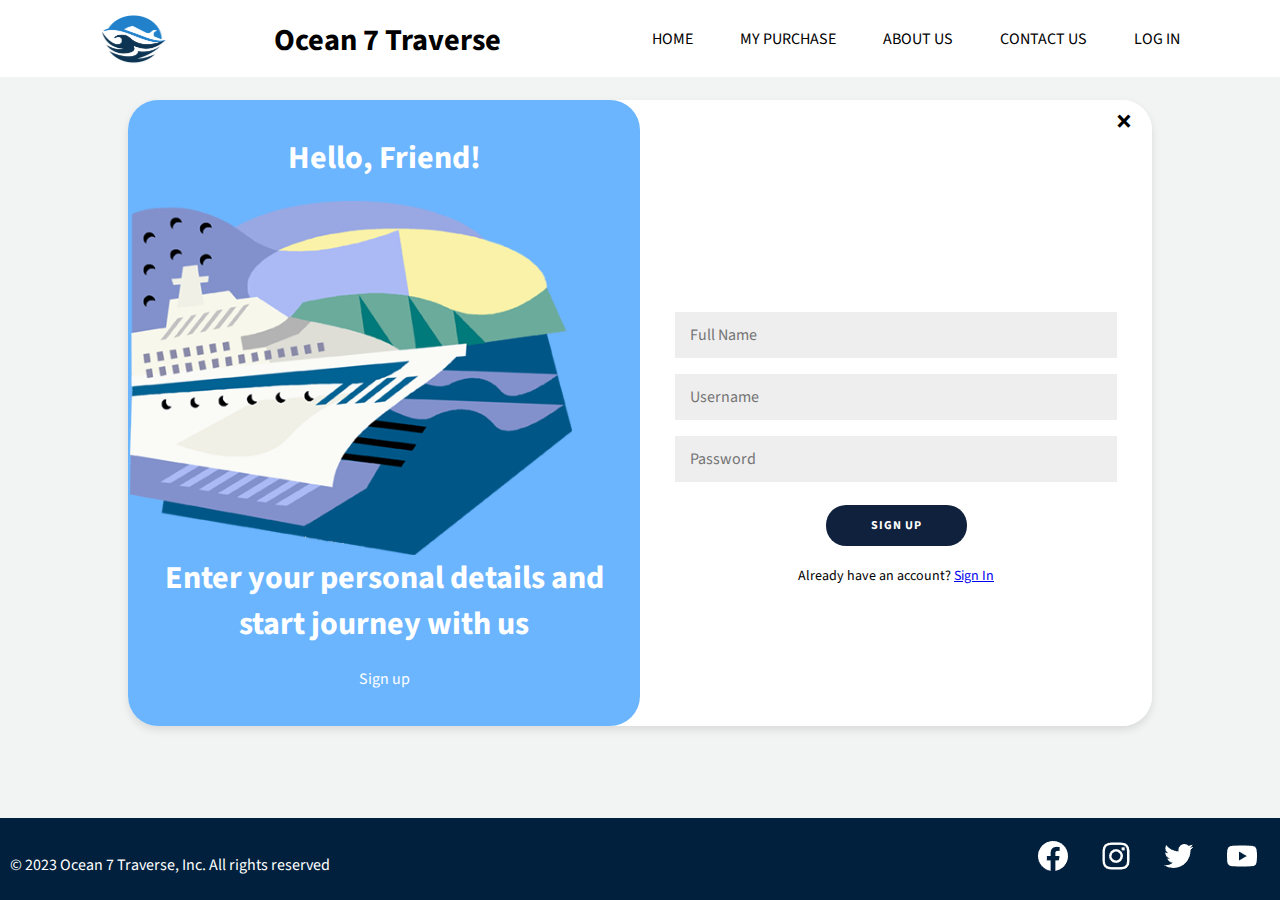
<file: signup.html>
<!DOCTYPE html>
<html>
<head>
    <meta name="viewport" content="width=device-width, initial-scale=1">
    <link rel="stylesheet" href="css/style.css">
    <script type="text/javascript" src="js/script.js"></script>
    <title>Ocean 7 Traverse</title> 
    <link rel="icon" href="assets/logo.png" type="image/png">
</head>
<body>
    <header class="header">
        <a href="#" class="logo">
            <img src="assets/logo.png" alt="">
        </a>
        <a href="#" class="nav-brand">Ocean 7 Traverse</a>

        <nav class="nav">
            <a href="home.html">Home</a>
            <a href="myPurchase.html">My Purchase</a>
            <a href="aboutUs.html">About Us</a>
            <a href="contactUs.html">Contact Us</a>           
            <a href="login.html">Log In</a>
        </nav>
    </header>

    <div class="signup-container">
        <div class="wrapper-popup">
            <a href="home.html" class="close">&times;</a>
            <div class="column-popup details-popup">
                <div class="signup">
                    <h1 class="h1-popup">Hello, Friend!</h1>
                    <img src="assets/CoolClips_vc001551 (1).png" alt="" class="popup-image">
                    <h1 class="h1-popup">Enter your personal details and start journey with us</h1>
                    <p class="p-popup">Sign up</p>
                </div>
            </div>
            <div class="column-popup content-popup">
                <div class="signup">
                    <h1 class="h1-popup">Sign up</h1>
                    <input type="name" placeholder="Full Name" class="input-popup">
                    <input type="email" placeholder="Username" class="input-popup">
                    <input type="password" placeholder="Password" class="input-popup">
                    <button class="form-submit-popup">Sign up</button>
                    <span class="span-popup">Already have an account? <a href="login.html">Sign In</a></span>
                </div>
            </div>
        </div>
    </div>
        
    <footer class="footer">
        <p class="footer-copyright">&copy; 2023 Ocean 7 Traverse, Inc. All rights reserved</p>
        <a href="#" class="footer-logo"><img src="assets/facebook.png" alt=""></a>
        <a href="#" class="footer-logo"><img src="assets/instagram.png" alt=""></a>
        <a href="#" class="footer-logo"><img src="assets/twitter.png" alt=""></a>
        <a href="#" class="footer-logo"><img src="assets/youtube.png" alt=""></a>
    </footer>
</body>
</file>
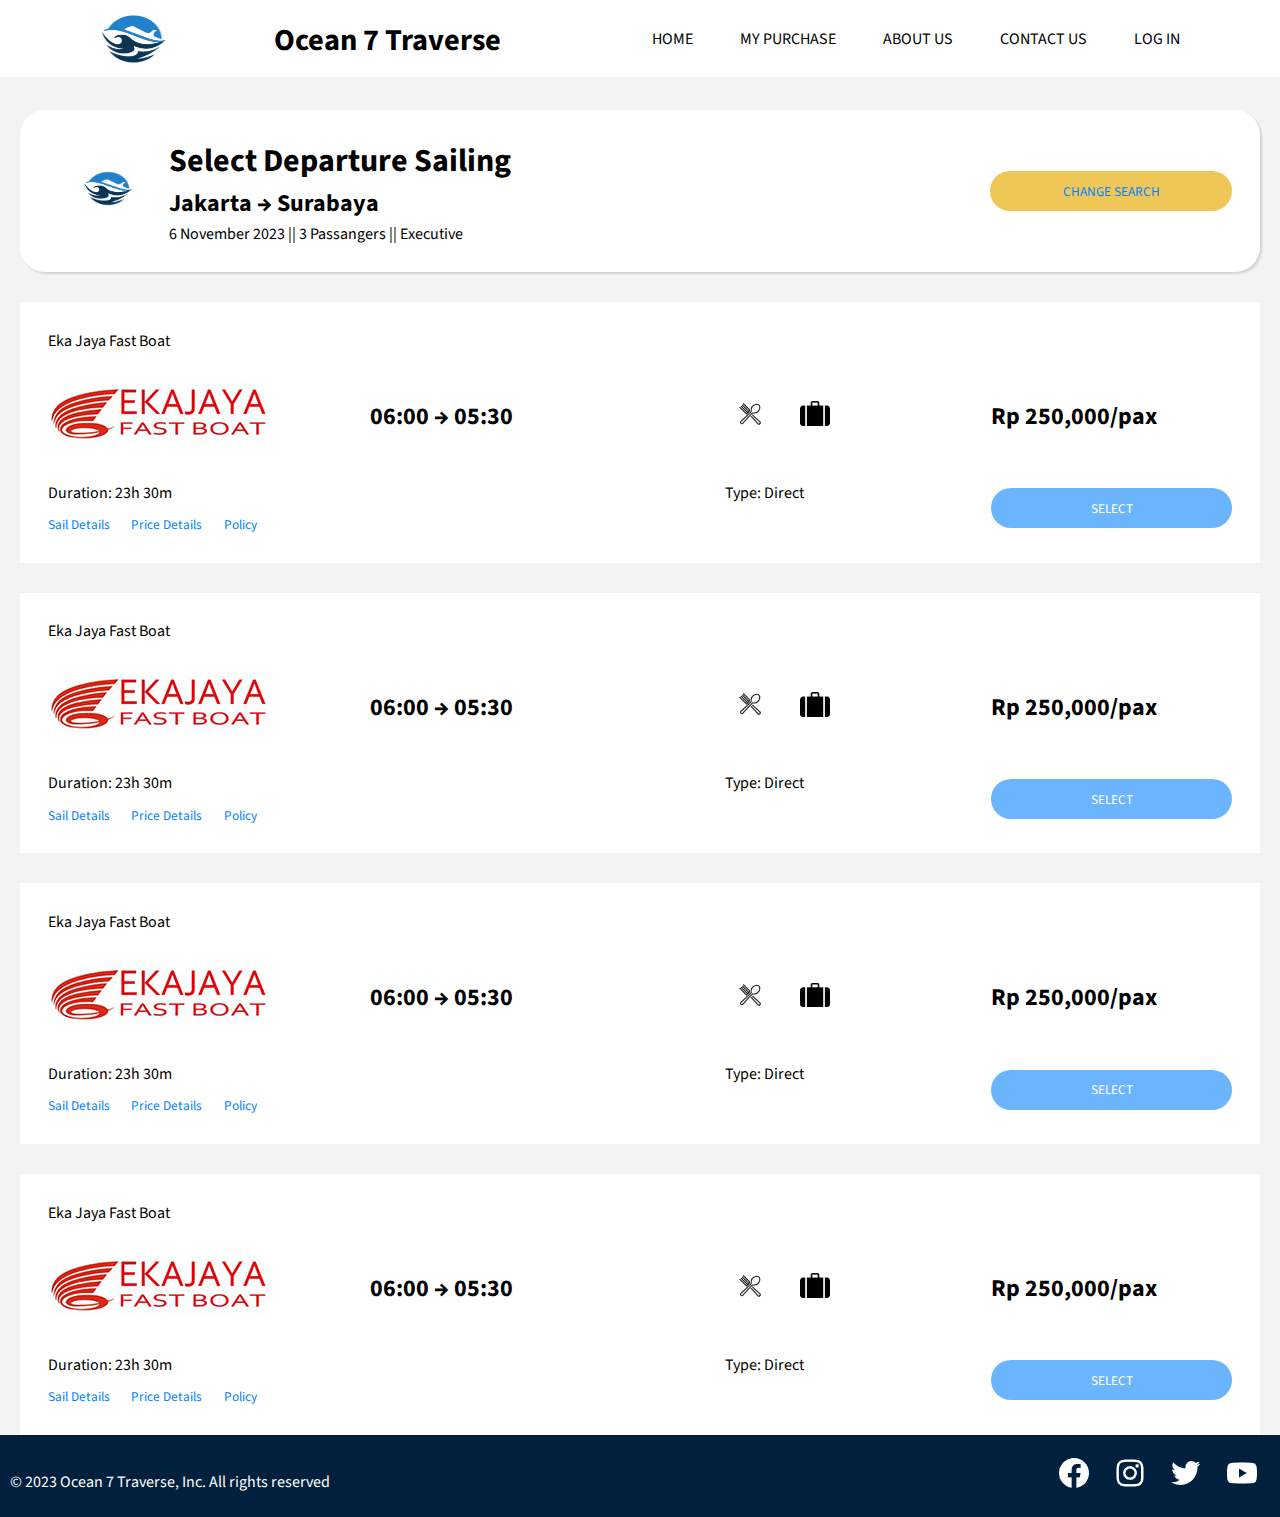
<file: ticketSearch.html>
<!DOCTYPE html>
<html>
    <head>
        <meta name="viewport" content="width=device-width, initial-scale=1">
        <link rel="stylesheet" href="css/style.css">
        <script type="text/javascript" src="js/script.js"></script>
        <title>Ocean 7 Traverse</title> 
        <link rel="icon" href="assets/logo.png" type="image/png">
    </head>
    <body>
        <header class="header"> 
            <a href="#" class="logo">
            <img src="assets/logo.png">  </a> 
            <a href="#" class ="nav-brand"> Ocean 7 Traverse </a>

            <button class="hamburger" onclick="toggleNav()">
                <div class="bar"></div>
                <div class="bar"></div>
                <div class="bar"></div>
            </button>        

            <nav class="nav">
                <a href="home.html">Home</a>
                <a href="myPurchase.html">My Purchase</a>
                <a href="aboutUs.html">About Us</a>
                <a href="contactUs.html">Contact Us</a>
                <a href="login.html">Log In</a>
            </nav>
        </header>
        <div class="searchBox">
            <table class="ticketSearch-table">
                <tr>
                    <td rowspan="3" class="searchBox-td">
                        <img src="assets/logo.png" alt="" class="searchBox-img">
                    </td>
                    <td>
                        <h1>Select Departure Sailing</h1>
                    </td>
                    <td rowspan="3">
                        <a href="home.html">
                            <button class="search-changeButton">CHANGE SEARCH</button>
                        </a>
                    </td>
                </tr>
                <tr>
                    <td>
                        <h2>Jakarta &rarr; Surabaya</h2>
                    </td>
                </tr>
                <tr>
                    <td>6 November 2023  ||  3 Passangers  ||  Executive</td>
                </tr>
            </table>
        </div> 

        <div class="ticketSearch">
            <table class="ticketSearch-table">
                <tr>
                    <td colspan="5">Eka Jaya Fast Boat</td>
                </tr>
                <tr>
                    <td><img src="assets/bali_eka_jaya_l.png" alt=""></td>
                    <td class="ticketSearch-time">
                        <h2>06:00 &rarr; 05:30</h2>
                    </td>
                    <td><img src="assets/utensil.jpg" alt="" class="searchBox-img"></td>
                    <td class="luggage"><img src="assets/luggage-26184_1280.webp" alt=""></td>
                    <td>
                        <h2>Rp 250,000/pax</h2>
                    </td>
                </tr>
                <tr>
                    <td colspan="2">Duration: 23h 30m</td>
                    <td colspan="2">Type: Direct</td>
                    <td rowspan="2">
                        <a href="bookform.html">
                            <button class="purchase-detailButton">SELECT</button>
                        </a>
                    </td>
                </tr>
                <tr>
                    <td colspan="4">
                        <button onclick="myFunction('detail')" class="ticketSearch-Button">Sail Details</button> 
                        <button onclick="myFunction('price')" class="ticketSearch-Button" >Price Details</button>
                        <button onclick="myFunction('policy')" class="ticketSearch-Button">Policy</button> 
                    </td>
                </tr>
            </table>
            <div id="detail" class="ticket-detail">
                <hr>
                <table>
                    <tr>
                        <td>
                        <img src="assets/bali_eka_jaya_l.png">                                        
                        <td>C67980BA |  Executive  |  Baggage: 30 kg  |  Free meals</td>
                    </tr>   
                    <tr>
                        <td>
                            <h3>Departure</h3>
                        </td>
                    </tr> 
                    <tr>
                        <td>Jakarta  |  06:00 WIB  |  6 November 2023</td>
                    </tr> 
                    <tr>
                        <td>
                            <h3>Arrival</h3>
                        </td>
                    </tr>           
                    <tr>
                        <td>Surabaya  |  06:30 WIB  | 7 November 2023</td>
                    </tr>
                </table>
            </div>
            <div id="price" class="ticket-detail">
                <hr>
                <h3>Fare</h3>
                <table class="search-detail">
                    <tr>
                        <td>Adult (x3)</td>
                        <td class="search-detail-td">Rp 730,000</td>
                    </tr>
                </table>
                <h3>Tax and other fees</h3>
                <table class="search-detail">
                    <tr>
                        <td>Tax</td>
                        <td class="search-detail-td">Included</td>
                    </tr>
                </table>
                <hr>
                <table class="search-detail">
                    <tr>
                        <td>
                            <h2>Total</h2>
                        </td>
                        <td>
                            <h2 class="search-detail-td">Rp 750,000</h2>
                        </td>
                    </tr>
                </table>
            </div>
            <div id="policy" class="ticket-detail">
                <hr>
                <table class="search-detail-policy">
                    <tr>
                        <td>
                            <div>
                                <img src="assets/refund+icon-1320183774543007624.png" alt="" class="policy-Image1">Ref allowed
                            </div>
                        </td>
                        <td>
                            <div>
                                <img src="assets/free-reschedule-4205752-3507274.png" alt="" class="policy-Image2">Reschedule allowed
                            </div>
                        </td>                </tr>
                </table>
            </div>
        </div> 
        <div class="ticketSearch">
            <table class="ticketSearch-table">
                <tr>
                    <td colspan="5">Eka Jaya Fast Boat</td>
                </tr>
                <tr>
                    <td><img src="assets/bali_eka_jaya_l.png" alt=""></td>
                    <td class="ticketSearch-time">
                        <h2>06:00 &rarr; 05:30</h2>
                    </td>
                    <td><img src="assets/utensil.jpg" alt="" class="searchBox-img"></td>
                    <td class="luggage"><img src="assets/luggage-26184_1280.webp" alt=""></td>
                    <td>
                        <h2>Rp 250,000/pax</h2>
                    </td>
                </tr>
                <tr>
                    <td colspan="2">Duration: 23h 30m</td>
                    <td colspan="2">Type: Direct</td>
                    <td rowspan="2">
                        <a href="bookform.html">
                            <button class="purchase-detailButton">SELECT</button>
                        </a>
                    </td>
                </tr>
                <tr>
                    <td colspan="4">
                        <button onclick="myFunction('detail2')" class="ticketSearch-Button">Sail Details</button> 
                        <button onclick="myFunction('price2')" class="ticketSearch-Button" >Price Details</button>
                        <button onclick="myFunction('policy2')" class="ticketSearch-Button">Policy</button> 
                    </td>
                </tr>
            </table>
            <div id="detail2" class="ticket-detail">
                <hr>
                <table>
                    <tr>
                        <td>
                        <img src="assets/bali_eka_jaya_l.png">                                        
                        <td>C67980BA |  Executive  |  Baggage: 30 kg  |  Free meals</td>
                    </tr>   
                    <tr>
                        <td>
                            <h3>Departure</h3>
                        </td>
                    </tr> 
                    <tr>
                        <td>Jakarta  |  06:00 WIB  |  6 November 2023</td>
                    </tr> 
                    <tr>
                        <td>
                            <h3>Arrival</h3>
                        </td>
                    </tr>           
                    <tr>
                        <td>Surabaya  |  06:30 WIB  | 7 November 2023</td>
                    </tr>
                </table>
            </div>
            <div id="price2" class="ticket-detail">
                <hr>
                <h3>Fare</h3>
                <table class="search-detail">
                    <tr>
                        <td>Adult (x3)</td>
                        <td class="search-detail-td">Rp 730,000</td>
                    </tr>
                </table>
                <h3>Tax and other fees</h3>
                <table class="search-detail">
                    <tr>
                        <td>Tax</td>
                        <td class="search-detail-td">Included</td>
                    </tr>
                </table>
                <hr>
                <table class="search-detail">
                    <tr>
                        <td>
                            <h2>Total</h2>
                        </td>
                        <td>
                            <h2 class="search-detail-td">Rp 750,000</h2>
                        </td>
                    </tr>
                </table>
            </div>
            <div id="policy2" class="ticket-detail">
                <hr>
                <table class="search-detail-policy">
                    <tr>
                        <td>
                            <div>
                                <img src="assets/refund+icon-1320183774543007624.png" alt="" class="policy-Image1">Ref allowed
                            </div>
                        </td>
                        <td>
                            <div>
                                <img src="assets/free-reschedule-4205752-3507274.png" alt="" class="policy-Image2">Reschedule allowed
                            </div>
                        </td>                </tr>
                </table>
            </div>
        </div> 
        <div class="ticketSearch">
            <table class="ticketSearch-table">
                <tr>
                    <td colspan="5">Eka Jaya Fast Boat</td>
                </tr>
                <tr>
                    <td><img src="assets/bali_eka_jaya_l.png" alt=""></td>
                    <td class="ticketSearch-time">
                        <h2>06:00 &rarr; 05:30</h2>
                    </td>
                    <td><img src="assets/utensil.jpg" alt="" class="searchBox-img"></td>
                    <td class="luggage"><img src="assets/luggage-26184_1280.webp" alt=""></td>
                    <td>
                        <h2>Rp 250,000/pax</h2>
                    </td>
                </tr>
                <tr>
                    <td colspan="2">Duration: 23h 30m</td>
                    <td colspan="2">Type: Direct</td>
                    <td rowspan="2">
                        <a href="bookform.html">
                            <button class="purchase-detailButton">SELECT</button>
                        </a>
                    </td>
                </tr>
                <tr>
                    <td colspan="4">
                        <button onclick="myFunction('detail3')" class="ticketSearch-Button">Sail Details</button> 
                        <button onclick="myFunction('price3')" class="ticketSearch-Button" >Price Details</button>
                        <button onclick="myFunction('policy3')" class="ticketSearch-Button">Policy</button> 
                    </td>
                </tr>
            </table>
            <div id="detail3" class="ticket-detail">
                <hr>
                <table>
                    <tr>
                        <td>
                        <img src="assets/bali_eka_jaya_l.png">                                        
                        <td>C67980BA |  Executive  |  Baggage: 30 kg  |  Free meals</td>
                    </tr>   
                    <tr>
                        <td>
                            <h3>Departure</h3>
                        </td>
                    </tr> 
                    <tr>
                        <td>Jakarta  |  06:00 WIB  |  6 November 2023</td>
                    </tr> 
                    <tr>
                        <td>
                            <h3>Arrival</h3>
                        </td>
                    </tr>           
                    <tr>
                        <td>Surabaya  |  06:30 WIB  | 7 November 2023</td>
                    </tr>
                </table>
            </div>
            <div id="price3" class="ticket-detail">
                <hr>
                <h3>Fare</h3>
                <table class="search-detail">
                    <tr>
                        <td>Adult (x3)</td>
                        <td class="search-detail-td">Rp 730,000</td>
                    </tr>
                </table>
                <h3>Tax and other fees</h3>
                <table class="search-detail">
                    <tr>
                        <td>Tax</td>
                        <td class="search-detail-td">Included</td>
                    </tr>
                </table>
                <hr>
                <table class="search-detail">
                    <tr>
                        <td>
                            <h2>Total</h2>
                        </td>
                        <td>
                            <h2 class="search-detail-td">Rp 750,000</h2>
                        </td>
                    </tr>
                </table>
            </div>
            <div id="policy3" class="ticket-detail">
                <hr>
                <table class="search-detail-policy">
                    <tr>
                        <td>
                            <div>
                                <img src="assets/refund+icon-1320183774543007624.png" alt="" class="policy-Image1">Ref allowed
                            </div>
                        </td>
                        <td>
                            <div>
                                <img src="assets/free-reschedule-4205752-3507274.png" alt="" class="policy-Image2">Reschedule allowed
                            </div>
                        </td>                </tr>
                </table>
            </div>
        </div> 
        <div class="ticketSearch">
            <table class="ticketSearch-table">
                <tr>
                    <td colspan="5">Eka Jaya Fast Boat</td>
                </tr>
                <tr>
                    <td><img src="assets/bali_eka_jaya_l.png" alt=""></td>
                    <td class="ticketSearch-time">
                        <h2>06:00 &rarr; 05:30</h2>
                    </td>
                    <td><img src="assets/utensil.jpg" alt="" class="searchBox-img"></td>
                    <td class="luggage"><img src="assets/luggage-26184_1280.webp" alt=""></td>
                    <td>
                        <h2>Rp 250,000/pax</h2>
                    </td>
                </tr>
                <tr>
                    <td colspan="2">Duration: 23h 30m</td>
                    <td colspan="2">Type: Direct</td>
                    <td rowspan="2">
                        <a href="bookform.html">
                            <button class="purchase-detailButton">SELECT</button>
                        </a>
                    </td>
                </tr>
                <tr>
                    <td colspan="4">
                        <button onclick="myFunction('detail4')" class="ticketSearch-Button">Sail Details</button> 
                        <button onclick="myFunction('price4')" class="ticketSearch-Button" >Price Details</button>
                        <button onclick="myFunction('policy4')" class="ticketSearch-Button">Policy</button> 
                    </td>
                </tr>
            </table>
            <div id="detail4" class="ticket-detail">
                <hr>
                <table>
                    <tr>
                        <td>
                        <img src="assets/bali_eka_jaya_l.png">                                        
                        <td>C67980BA |  Executive  |  Baggage: 30 kg  |  Free meals</td>
                    </tr>   
                    <tr>
                        <td>
                            <h3>Departure</h3>
                        </td>
                    </tr> 
                    <tr>
                        <td>Jakarta  |  06:00 WIB  |  6 November 2023</td>
                    </tr> 
                    <tr>
                        <td>
                            <h3>Arrival</h3>
                        </td>
                    </tr>           
                    <tr>
                        <td>Surabaya  |  06:30 WIB  | 7 November 2023</td>
                    </tr>
                </table>
            </div>
            <div id="price4" class="ticket-detail">
                <hr>
                <h3>Fare</h3>
                <table class="search-detail">
                    <tr>
                        <td>Adult (x3)</td>
                        <td class="search-detail-td">Rp 730,000</td>
                    </tr>
                </table>
                <h3>Tax and other fees</h3>
                <table class="search-detail">
                    <tr>
                        <td>Tax</td>
                        <td class="search-detail-td">Included</td>
                    </tr>
                </table>
                <hr>
                <table class="search-detail">
                    <tr>
                        <td>
                            <h2>Total</h2>
                        </td>
                        <td>
                            <h2 class="search-detail-td">Rp 750,000</h2>
                        </td>
                    </tr>
                </table>
            </div>
            <div id="policy4" class="ticket-detail">
                <hr>
                <table class="search-detail-policy">
                    <tr>
                        <td>
                            <div>
                                <img src="assets/refund+icon-1320183774543007624.png" alt="" class="policy-Image1">Ref allowed
                            </div>
                        </td>
                        <td>
                            <div>
                                <img src="assets/free-reschedule-4205752-3507274.png" alt="" class="policy-Image2">Reschedule allowed
                            </div>
                        </td>                </tr>
                </table>
            </div>
        </div> 

        <footer class="footer">
            <p class="footer-copyright">&copy; 2023 Ocean 7 Traverse, Inc. All rights reserved</p>
            <div class="footer-content">
                <a href="#" class="footer-logo"><img src="assets/facebook.png" alt=""></a>
                <a href="#" class="footer-logo"><img src="assets/instagram.png" alt=""></a>
                <a href="#" class="footer-logo"><img src="assets/twitter.png" alt=""></a>
                <a href="#" class="footer-logo"><img src="assets/youtube.png" alt=""></a>
            </div>
        </footer>
    </body>
</html>
</file>
<file: css/style.css>
@import url('https://fonts.googleapis.com/css2?family=Source+Sans+3&display=swap');

* {
    margin: 0;
    padding: 0;
    box-sizing: border-box;
    scroll-behavior: smooth;
    font-family: 'Source Sans 3', 'Playfair Display', sans-serif;
}

.h1-popup{
    font-weight: bold;
    margin-bottom: 20px;
    text-align: center;
}
.p-popup{
    line-height: 1.5em;
    color: #FFFFFF;
}
.trigger-popup{
    background: #10213e;
    color: #fff;
    font-size: 22px;
    padding: 10px 20px;
}
.overlay-popup{
    position: fixed;
    top: 0;
    left: 0;
    bottom: 0;
    right: 0;
    background: rgba(0, 0, 0, 0.7);
    display: flex;
    align-items: center;
    justify-content: center;
    transition: opacity 500ms;
    opacity: 0;
    visibility: visible;
}
.overlay-popup:target{
    opacity: 1;
    visibility: visible;
}
.login-container,
.signup-container {
    width: 80%;
    margin: auto;
    border-radius: 30px;
    background-color: white;
    box-shadow: 0 4px 8px rgba(0, 0, 0, 0.1);
    margin-top: 100px;
    margin-bottom: 15px;
}

.wrapper-popup {
    position: relative;
    width: 100%;
    min-height: 400px;
    display: flex;
    flex-direction: column; /* Stack columns on top of each other */
}

.close {
    position: absolute;
    right: 20px;
    top: 0;
    font-size: 30px;
    color: #000000;
    font-weight: bold;
    transition: all 200ms;
    text-decoration: none;
}

.column-popup {
    width: 100%;
    padding: 35px;
    display: flex;
    flex-direction: column;
    justify-content: center;
    border-radius: 30px;
}

.details-popup {
    background: #6BB5FF;
}

.details-popup .h1-popup {
    color: white;
}

.signin,
.signup {
    display: flex;
    flex-direction: column;
    align-items: center;
}

.input-popup {
    background: #eee;
    border: none;
    padding: 12px 15px;
    border: 2px;
    margin: 8px 0;
    width: 100%;
    font-family: inherit;
    color: #0d3e6a;
    font-size: inherit;
}

.input-popup:focus {
    outline-color: #0d3e6a;
}

.a-popup {
    color: #10213e;
    text-decoration: none;
    font-size: 14px;
    margin: 15px 0;
}

.form-submit-popup {
    background: #10213e;
    border: none;
    border-radius: 20px;
    color: #fff;
    padding: 12px 45px;
    font-size: 12px;
    font-weight: bold;
    letter-spacing: 1px;
    text-transform: uppercase;
    cursor: pointer;
    transition: transform 80ms ease-in;
}

.form-submit-popup:hover {
    background: #071835;
    transform: scale(1.1);
}

/* Media query for smaller screens */
@media (min-width: 768px) {
    .wrapper-popup {
        flex-direction: row; /* Display columns side by side on larger screens */
    }

    .column-popup {
        width: 50%;
    }
}


.signup .form-submit-popup{
    margin-top: 15px;
}
#signin, #signup{
    background: none;
    border: none;
    font-family: inherit;
    font-size: inherit;
    color: #0281FF;
    font-weight: bold;
    cursor: pointer;
}
.span-popup{
    margin-top: 20px;
    font-size: 14px;
    line-height: 1.5em;
    color: #000000;
}
.content-popup{
    background: #FFFFFF;
    color: #fff;
    text-align: center;
}
.popup-image{
    width: 100%; 
    margin-left: -15%;
}
@media only screen and (max-width:900px){
    .wrapper-popup{
        width: 100%;
    }
}
@media only screen and (max-width:400px){
    .wrapper-popup{
        width: 100%;
    }
    .column-popup{
        width: 100%;
    }
    .close{
        top: 0;
        right: 10px;
        margin: 0;
    }
}

.header {
    position: fixed;
    width: 100%;
    top: 0;
    left: 0;
    padding: 13px 100px;
    background: #fff;
    display: flex;
    justify-content: space-between;
    align-items: center;
    z-index: 100;

}


.logo img{
    width: 67px;
    display: flex;
    margin-top: 1px;
    height: 50px;
    padding-right: 0px;
    align-items: center;
    justify-content: space-between;
    

} 
.hamburger {
    display: none;
    cursor: pointer;
    background: none;
    border: none;
    padding: 10px;
}

/* Style for the bars in the hamburger icon */
.bar {
    width: 25px;
    height: 3px;
    background-color: black;
    margin: 6px 0;
    transition: 0.4s;
}

.nav-brand {
    margin-top: 4px;
    font-size: 1.9em;
    color: black;
    font-weight: bolder;
    text-decoration: none;
}

/* Media query for responsive design */
@media (max-width: 768px) {
    .nav {
        display: none;
        flex-direction: column;
        align-items: center;
        position: absolute;
        top: 70px; /* Adjust the top position based on your header height */
        left: 0;
        right: 0;
        background-color: #fff;
        box-shadow: 0px 2px 5px rgba(0, 0, 0, 0.1);
    }

    .nav.active {
        display: flex; /* or display: block; */
        background-color: #fff; /* Set the background color explicitly */
    }

    .nav a {
        padding: 10px;
        text-align: center;
        width: 100%;
    }

    .hamburger {
        display: block;
    }

    /* Styles to show/hide the bars for the hamburger icon */
    .hamburger.active .bar:nth-child(1) {
        transform: rotate(-45deg) translate(-6px, 6px);
    }

    .hamburger.active .bar:nth-child(2) {
        opacity: 0;
    }

    .hamburger.active .bar:nth-child(3) {
        transform: rotate(45deg) translate(-6px, -6px);
    }
}
.nav a {
    position: relative;
    font-size: 16px;
    font-family: Source Sans 3;
    color: black;
    text-decoration: none;
    text-transform: uppercase;
    padding-left: 44px;
    transition: color 0.3s; /* Add transition for smooth color change */
}

.nav a::after {
    content: '';
    position: absolute;
    left: 20px;
    bottom: -4px;
    width: 100%;
    height: 1px;
    background: black;
    border-radius: 2px;
    transform: scaleX(0);
    transition: transform 0.2s;
}

/* Add hover styles for the black underline */
.nav a:hover {
    color: #000; /* Change the text color on hover */
}

.nav a:hover::after {
    transform: scaleX(1);
}

.footer-copyright{
    width: 80%;
    font-size: 120%;
    float: left;
    padding-top: 1%;
    display: inline;
}

.footer-logo{
    padding: 1%;
}

body{
    background-color: #F2F3F3;
    margin: 0;
    min-height: 100vh;
    padding: 0;
    display: flex;
    flex-direction: column;
}

hr{
    border-top: 1px #D9D9D9;
    margin-bottom: 1%;
    margin-top: 1%;
}
.footer {
    left: 0;
    bottom: 0;
    width: 100%;
    height: auto;
    background-color: #00203D;
    color: white;
    margin-top: auto;
    padding: 10px;
    display: flex;
    justify-content: space-between;
    align-items: center; /* Center items vertically */
}

.footer-logo {
    padding: 10px;
}

.footer-logo img {
    max-width: 100%;
    height: auto;
}

.footer-copyright {
    font-size: 100%;
    text-align: left; /* Align to the left */
}

.footer-content {
    display: flex;
    align-items: center;
}

/* Media query for screens with a maximum width of 768px */
@media (max-width: 768px) {
    .footer {
        flex-direction: column;
        align-items: center;
        text-align: center;
    }

    .footer-content {
        order: 1;
    }

    .footer-copyright {
        text-align: center;
    }
}


.home {
    position: relative;
    width: 100%;
    height: 110vh;
    background-image: url('../assets/background3.jpg');
    background-size: cover;
    background-position: center;
    display: flex;
    align-items: center;
}

.home-content {
    max-width: 100%;
    width: 100%;
    position: relative;
    min-height: 100vh;
    text-align: justify;
    color: #fff;
    padding: 0 20%;
    padding-top: 30%;
}
.home-content h1{
    font-size: 30px;
    font-family: Playfair Display;
    color: #f8f8f8;
    text-align: left;
}
.home-content span{
    color: #bbd4f1;
    font-family: Playfair Display;
}
.home-content p{
    font-size: 15px;
    margin: 30px auto;
    font-weight: 14;
    font-family: Light;
    text-align: left;
}
.home-content button {
    width: 129px;
    padding: 7px 0;
    text-align: center;
    color: #ff6e7a;
    margin: 0px 3px;
    border-radius: 25px;
    font-weight: bold;
    border: none;
}

.home-column-content{
    background-color: white; 
    width: 80%; 
    padding: 2% 2% 5% 2%; 
    border-radius: 25px;
}

.home .submit {
    position: relative;
    top: -25px;
    right: -227px;
    width: 370px;
    max-width: 380px;
    padding: 27px;
    height: 407px;
    background-color: #fff;
    margin: 0 auto;
    margin-top: 100px;
    box-shadow: #a3a2a2;
    border-radius: 19px;
}

.home-column-content .input-box {
    width: 100%;
    margin-top: 19px;
    height: 10%;
}

.home-column-content .input-box label {
    color: #333;
    font-size: 1.3rem;
}

.input-box input  {
    position: relative;
    height: 28px;
    width: 100%;
    outline: none;
    font-size: 1.3rem;
    border: 1px solid #a9a5a5;
    border-radius: 6px;
    padding: 0 6px;
}

.input-box select {
    position: relative;
    height: 28px;
    width: 100%;
    outline: none;
    font-size: 1.3rem;
    border: 1px solid #a9a5a5;
    border-radius: 6px;
    padding: 0 6px;
}

.column1 {
    display: flex;
    height: 70px;
}
.column2 {
    display: flex;
    column-gap: 10px;
}

.form-button {
    height: 48px;
    width: 100%;
    color: #fff;
    font-size: 1.4rem;
    margin-top: 37px;
    background-color: #5499de;
    border: none;
    border-radius: 6px;
    font-weight: 400;
    font-family: Source Sans 3;

}
/* Media query for responsive design */
@media (max-width: 815px) {
    .home-column {
        width: 100%;
    }

    .home-content {
        position: relative;
        padding: 0 10%;
        padding-top: 3%;
        margin: 220px;
        
    }

    .home-content h1 {
        font-size: 21px;
        text-align: center;
        margin: -6px;
        margin-right: 100px;
        margin-top: 110px;
        
    }

    .home-content p {
        font-size: 14px;
        margin: 0 10px; /* Added margin for spacing */
        margin-left: -40px;
        margin-top: -2%;
    }

    .home-content button {
        width: 120px;
        padding: 2px 0;
        margin: 20px;
        margin-top: 2%;
        font-size: 0.7em;
    }

    .home-column-content {
        width: 100%;
        padding: 10px;
        padding-top: 2px;
        margin: -170px;
        margin-top: 110px;
    }

    .input-box {
        height: auto;
    }

    .column1,
    .column2 {
        margin-top: 0;
    }
}


.top-destinations-title {
    padding-top: 5%;
    font-size: 30px;
    font-family: Playfair Display;
    text-align: center;
    color: black;

}

.top-destinations-title span {
    font-family: Playfair Display;
    color: #005094; 
}

.all-destinations-table{
    width: 80%; 
    margin-left: auto; 
    margin-right: auto; 
    margin-top: 50px; 
    border-spacing: 15px;
}

.payment{
    left: 0;
    bottom: 0;
    width: 100%;
    height: 150px;
    background-color: #FFFFFF;
    font-weight: bold;
    margin-top: 1%;
    padding: 1.5% 1% 1% 1%; 
}

.payment td{
    background-color: grey; 
    width: 20%;
}

.payment-logo{
    width: 60%; 
    margin-left: auto; 
    margin-right: auto;
}

.home-column{
    float: left;
    width: 50%;
    padding: 10px;
}

.payment-column{
    float: left;
    width: 20%;
    padding: 10px;
}

.payment-column img{
    width: 70px; 
    height: 70px; 
    object-fit: scale-down;
}

.home-container{
    position: relative;
    height: auto;
    width: 33.3%;
}

.container-image{
    position: relative;
    width: 100%;
    height: auto;
}

.container-overlay {
    position: absolute;
    bottom: 0;
    left: 0;
    right: 0;
    background-color: #6BB5FF;
    overflow: hidden;
    width: 100%;
    height: 0;
    transition: .5s ease;
}

.home-container:hover .container-overlay {
    height: 100%;
}

.container-text {
    color: white;
    font-size: 20px;
    position: absolute;
    top: 50%;
    left: 50%;
    -webkit-transform: translate(-50%, -50%);
    -ms-transform: translate(-50%, -50%);
    transform: translate(-50%, -50%);
    text-align: center;
}

.content-head {
    display:block;
    align-items: center;
    color: #333;
    justify-content: center;
    margin-top: 150px;
    margin-bottom: 40px;
}

.content-head h2 {
    margin-top: 20px;
    display: block;
    margin-bottom: 10px;
    font-family: Source Sans 3;
    font-size: xx-large;
    text-align: center;
    font-weight: bold;
    justify-content: center;
}

.content-head p {
    display: block;
    text-align: center;
    justify-content: center;
    font-family: source sans 3;
    font-size:medium;
}

/* Media query for responsive design */
@media (max-width: 739px) {
    .home-container {
        display: flex;
        flex-wrap: wrap;
        width: 100;
    }

    .home-container .container-image{
        position: relative;
        padding-top: 2rem;
    }
}

.section_aboutus {
    display: block;
    margin: 50px;
}

.section_aboutus img {
    display: block;
    width: 100%;
    float: left;
    max-width: 100%;
    padding: 15px;
}

.section_aboutus .section1_text {
    display: block;
    float: left;
    margin-top: 60px;
    padding: 15px;
}

.section_aboutus .section1_text h2 {
    margin-bottom: 20px;
    font-size: x-large;
    line-height: 30px;
    font-family: source sans 3;
}

.section_aboutus .section1_text p {
    margin-top: 10px;
    font-weight: 300;
    font-size: medium;
    font-family: source sans 3;

}

.section_aboutus .grid-container-1 {
    display: grid;
    grid-template-columns: 1fr; /* Use a single column by default */
    gap: 10px;
    padding: 10px;
}

/* Media query for responsiveness */
@media (min-width: 768px) {
    .section_aboutus .grid-container-1 {
        grid-template-columns: 45% 55%; /* Use two columns on larger screens */
    }
}

.section_aboutus .grid-container-2 {
    display: grid;
    grid-template-columns: 1fr;
    gap: 10px;
    padding-left: 30px;
}

/* Media query for responsiveness */
@media (min-width: 768px) {
    .section_aboutus .grid-container-2 {
        grid-template-columns: repeat(3, 1fr);
        align-items: start;
    }
}

/* Style for the new about_item container */
.section_aboutus .about_item {
    display: flex;
    align-items: center;
}

/* Style for the about_icon */
.section_aboutus .about_item img {
    width: 80px; /* Adjust the size as needed */
    margin-right: 20px; /* Add space between icon and text */
}

.section_aboutus .about_text_benefit {
    display: block;
    float: left;
    padding: 15px;
    margin-top: 15px;
}

.section_aboutus .about_text_benefit h2 {
    margin-bottom: 10px;
    font-size: x-large;
    line-height: 30px;
    font-family: source sans 3;
}

.section_aboutus .about_text_benefit p {
    margin-top: 10px;
    font-weight: 300;
    font-size: medium;
    font-family: source sans 3;

}

.button-wrapper {
    display: flex;
    justify-content: center;
    align-items: center;
  }
  

.button-wrapper .btn {
    position: absolute;
    background-color: #6BB5FF;
    color: #ffffff;
    text-align: center;
    font-weight: bold;
    font-family: source sans 3;
    border-radius: 50px;
    padding: 10px 50px;
    border: none;
}

.section_aboutus .grid-container-3 {
    display: grid;
    grid-template-columns: 33.3% 33.3% 33.3%;
    grid-template-rows: 40% 10% 40% 10%;
}

.team_label {
    display:flex;
    align-items: center;
    color: #333;
    justify-content: center;
    margin-top: 100px;
}

.team_label h2{
    margin-top: 20px;
    display: block;
    font-family: Source Sans 3;
    font-size: xx-large;
    text-align: center;
    font-weight: bold;
    justify-content: center;
}

.section_aboutus .profile {
    display: flex;
    justify-content: center;
    align-items: center;
}

.section_aboutus .profile img {
    width: 250px; /* Set your desired width */
    height: 250px; /* Set your desired height */
    border-radius: 40px;
    display: flex;
    justify-content: center;
    align-items: center;
    margin: 0 auto;

}
@media (max-width: 600px) {
    .section_aboutus .profile img {
        width: 150px; /* Set your desired width */
        height: 150px; /* Set your desired height */
        border-radius: 40px;
        display: flex;
        justify-content: center;
        align-items: center;
    }
    .section_aboutus .desc{
        margin-top: -10px;
    }
    .desc h3{
        margin-top: -10px;
    }
    .desc h4{
        margin-bottom: 15px;
    }
}

.section_aboutus .desc {
    display:block;
    align-items: center;
    color: #333;
    justify-content: center;
}

.section_aboutus .desc h3 {
    display: block;
    font-size: medium;
    font-family: source sans 3;
    text-align: center;
    font-weight: bold;
    justify-content: center;
    padding-top: 10px;
}


.section_aboutus .desc h4 {
    display: block;
    font-size: small;
    font-family: source sans 3;
    text-align: center;
    font-weight:normal;
    justify-content: center;
}


/* General styles */
.section_aboutus .grid-container-4 {
    display: grid;
    grid-template-columns: 1fr;
    gap: 10px;
    padding-left: 30px;
}

/* Media query for responsiveness */
@media (min-width: 768px) {
    .section_aboutus .grid-container- {
        grid-template-columns: repeat(3, 1fr);
        align-items: start;
    }
}

.section_aboutus .section_4_icon,
.section_aboutus .section_4_content {
    text-align: center; /* Center content */
}

.section_aboutus .section_4_icon img {
    width: 80%; /* Adjust the width as needed */
    max-width: 80px; /* Adjust the max-width as needed */
    margin-bottom: 15px;
}

.section_aboutus .section_4_content {
    padding: 15px;
}

.section_aboutus .section_4_content h3 {
    font-size: medium;
    font-weight: bold;
    font-family: source sans 3;
}

.section_aboutus .section_4_content p {
    font-weight: normal;
    font-size: small;
    font-family: source sans 3;
}

/* Media query for responsiveness */
@media (min-width: 768px) {
    .section_aboutus .grid-container-4 {
        grid-template-columns: repeat(3, 1fr); /* Three columns on larger screens */
    }
}

.myPurchase {
    position: static;
    margin: 30px 20px 0 20px;
    background-color: white;
    padding: 2%;
}
.myPurchase1{
    position: static;
    margin: 30px 20px 0 20px;
    background-color: white;
    padding: 2%;
    margin-top: 110px;
}

.purchase-detailButton{
    width: 100%; 
    height: 40px; 
    background-color: #6BB5FF; 
    border-radius: 30px; 
    border-color: transparent; 
    color: white;
    cursor: pointer;
    outline: none;
}

.purchase-table{
    width: 100%;
}

.active, .collapsible:hover{
    background-color: aliceblue;
}

.content{
    display: none;
    overflow: hidden;
}

.detail-table{
    display: none;
}

.detail-table table{
    width: 50%;
}

.detail-table p{
    background-color: #F2F3F3; 
    width: 20%; 
    text-align: center; 
    border-radius: 10px;
}

.detail-table img{
    width: 30%;
}

.main_container {
    display: block;
    margin: 150px 50px 50px 50px;
    padding: 40px 60px;
    background-color: #ffffff;
    box-shadow: 0px 3px 5px rgba(0, 0, 0, 0.269);
    border-radius: 20px;
}

.main_container .grid-container-1 {
    display: grid;
    grid-template-columns: 50% 50%;
    gap: 10px;
}

.description .grid-container-2 {
    display: grid;
    grid-template-columns: 100%;
    margin-bottom: 40px;
}

.contact-h2 {
    font-size: x-large;
    font-weight: 700;
    font-family: Source Sans 3;
    text-align: left;
    color: #0281FF;
    margin-bottom: 5px;
}

.contact-h1 {
    font-size: xx-large;
    font-weight: 900;
    font-family: Source Sans 3;
    text-align: left;
    margin-bottom: 25px;
}

.description .grid-container-3 {
    display: grid;
    grid-template-columns: 20% 80%;
    padding-left: 10px;
}

.content_image {
    margin-bottom: 35px;
}
.content_image img {
    width: 56px;
	height: 56px;
    padding: 15px;
    background-color: #6bb5ffb3;
    border-radius: 20px;
	float: left;  
    display: flex;
    justify-content: center;
    align-items: center;
    margin:0 auto;
}

.contact-h3 {
    font-size: x-large;
    font-weight: 700;
    font-family:Source Sans 3;
    text-align: left;
}

.contact-p {
    font-size: large;
    font-weight: 400;
    font-family:Source Sans 3;
    text-align: left;
}

.contact_form {
    padding: 15px;
    background-color: #6BB5FF;
    border-radius: 30px;
}
  
.grid-container-4-contact {
    display: grid;
    grid-template-columns: 100%;
    gap: 10px;
}
.contact_form .input_field {
    margin-bottom: 10px;
    padding: 15px;
    border-radius: 10px;
    border-width: 0px;
    font-family:Source Sans 3;
}
  
.contact_form button {
    margin-top: 10px;
    padding: 15px;
    background-color: #EEC756;
    border-width: 0px;
    border-radius: 10px;
    color: #ffffff;
    font-size: 25px;
    font-family:Source Sans 3;
}
@media (max-width: 768px) {
    .main_container .grid-container-1 {
        grid-template-columns: 100%; /* Change to full width */
    }

    .description .grid-container-3 {
        grid-template-columns: 100%;
        padding-left: 0;
    }

    .contact_form {
        order: 2; /* Set the order to make it below */
    }
    .content_image {
        margin-left: auto;
        margin-right: auto;
    }
    .content_desc {
        margin-left: auto;
        margin-right: auto;
    }
    .contact-h3 {
        text-align: center;
    }
    .contact-p {
        text-align: center;
        margin-bottom: 15px;
    }
}

.search-home {
    position: relative;
    margin: 30px 40px 0 20px;
    margin-top: 110px;
    background-color: white;
    padding: 2%;
    width: 100%;
}

.search-home table{
    width: 100%;
    display: flex;
    justify-content: center;
    padding: 4px;
    margin-bottom: 10px;
}


.search-home h1 {
    font-size: 1.4rem;
    margin-left: -487px;
    font-family:Source Sans 3;
    font-weight: bold;
}

.search-home h2 {
    font-size: 1.2rem;
    margin-left: -487px;
    margin-top: 4px;
    margin-bottom: 9px;
    font-family: Source Sans 3;
}

.search-home p {
    padding-top: 4px;
    margin-left: -487px;
    font-size: 0.9rem;
    
}

.search-home img {
    display: flex;
    width: 49px;
    margin-top: -70px;
    margin-left: -580px;
    padding: 1.5% 1% 1%;
    justify-content: space-between;
    
    
}

.search-changeButton {
    width: 100%; 
    height: 40px; 
    background-color: #eec756; 
    border-radius: 30px; 
    border-color: transparent; 
    color: #0281ff;
    cursor: pointer;
    outline: none;
    
}

.searchBox{
    position: static;
    margin: 30px 20px 0 20px;
    background-color: white;
    padding: 2%;
    margin-top: 110px;
    border-radius: 25px; 
    box-shadow: 2px 2px 2px lightgray;
}

.ticketSearch {
    position: static;
    margin: 30px 20px 0 20px;
    background-color: white;
    padding: 2%;
}

.ticketSearch-table{
    width: 100%;
}

.ticketSearch-table td {
    font-size: 16px; /* Adjust the font size as needed */
}

.ticketSearch-table img {
    max-width: 100%; /* Ensure images don't exceed their container width */
    height: auto;    /* Maintain the aspect ratio */
}

/* Tablet styles */
@media only screen and (min-width: 600px) and (max-width: 1023px) {
    .ticketSearch-table td {
        font-size: 12px; /* Adjust the font size for tablets */
    }
}

/* Mobile styles */
@media only screen and (max-width: 599px) {
    .ticketSearch-table td {
        font-size: 12px; /* Adjust the font size for mobile devices */
    }
}

.searchBox-td{
    padding-left: 3%;
}
.searchBox-img{
    width: 50px;
}

.ticketSearch-time{
    padding-right: 100px;
}

.luggage{
    padding-right: 100px;
}

.luggage img{
    width: 30px;
}

.search-detail{
    width: 100%;
}

.search-detail-td{
    float: right;
}

.search-detail-policy{
    width: 100%;
}

.search-detail-policy td{
    width: 50%;
}

.search-detail-policy div{
    display: flex; 
    align-items: center;
}

.policy-Image1{
    width: 70px; 
    margin-right: 10px;
}

.policy-Image2{
    width: 50px; 
    margin-right: 10px;
}

.ticket-detail{
    display: none;
}

.ticketSearch-Button{
    background-color: transparent; 
    color: #0281FF; 
    border: transparent; 
    padding-right: 2%; 
    padding-top: 1%;
}
.profile {
    position: relative;
    font-size: 16px;
    font-family: Source Sans 3;
    color: black;
    margin-bottom: 10px;

}

.profile img{
    display: flex;
    width: 22px;
    padding-top: -10px;
    margin-top: -30px;
    margin-bottom: 15px;
    margin-left: 609px;
    padding-right: 0px;
    justify-content: space-between;
}

.booking-head{
    max-width: 100%;
    width: 100%;
    position: absolute;
    min-height: 100vh;
    top: 20%;
    text-align: justify;
    color: #000000;
    padding: 0 190px;
}

.booking-head h1{
    font-size: 1.7rem;
    margin-top: -6px;
    margin-left: -150px;
    font-family: Source sans 3;
    color: #000000;
}

.booking-head p{
    font-size: 1.2rem;
    margin-left: -150px;
    margin-top: 7px;
    font-family: Source sans 3;
    color: #000000;
}
/* Media query for screens with a maximum width of 768px (adjust as needed) */
@media (max-width: 768px) {
    .booking-head {
        padding: 0 20px; /* Adjust padding for smaller screens */
    }

    .booking-head h1 {
        margin-left: 0; /* Reset margin for smaller screens */
        text-align: left; /* Center the text */
    }

    .booking-head p {
        margin-left: 0; /* Reset margin for smaller screens */
        text-align: left; /* Center the text */
        margin-bottom: 3%;
    }
}

.loggedinBox {
    position: static;
    margin: 30px 20px 0 20px;
    background-color: white;
    padding: 2%;
    margin-top: 230px;
    border-radius: 25px;
}

.loggedin-table {
    width: 100%;
    display: flex;
    justify-content: left;
    padding: 2px;
    margin-bottom: 1px;
}

.loggedin-table img {
    display: flex;
    width: 50px;
    margin-top: -10px;
}

.loggedin-table h2 {
    font-size: 1.1rem;
    font-family: Source Sans 3;
    font-weight: bold;
    margin-left: 14px;
}

/* Media query for screens with a maximum width of 768px */
@media (max-width: 768px) {
    .loggedinBox {
        padding: 1%;
    }

    .loggedin-table img {
        width: 30px;
    }

    .loggedin-table h2 {
        font-size: 1rem;
        margin-left: 10px;
    }
}



.bookingForm-table {
    position: static;
    margin: 30px 20px 0 20px;
    background-color: white;
    padding: 2%;
    margin-top: 30px;
    border-radius: 25px; 

}

.bookingForm-table h3{
    font-size: 1.5rem;
    margin-bottom: 33px;
    font-family:Source Sans 3;
    font-weight: bold;
}

.bookingForm-table p{
    margin-bottom: 2px;
    border-radius: 10px;
}

.bookingForm-table img{
    width: 53%;
}

.contactDetails-text {
    align-items: center;
    color: #333;
    justify-content: center;
    margin-top: 50px;

}

.contactDetails-text h1{
    font-size: 1.7rem;
    margin-top: -4px;
    margin-left: 34px;
    font-family: Source sans 3;
    color: #000000;
}

.contactDetails-text p{
    font-size: 1.2rem;
    margin-left: 34px;
    margin-top: 7px;
    font-family: Source sans 3;
    color: #000000;
}

.contactDetails-content{
    position: static;
    margin: 30px 20px 0 20px;
    background-color: white;
    padding: -3%;
    margin-top: 20px;
    padding-bottom: 10px;
    border-radius: 25px; 
    margin-bottom: 15px;
}


.contactDetails-radio [type="radio"] {
    width: 14px;
    height: 14px;
    margin: 24px;
    margin-left: 30px;
    justify-content: left;
     
}

.contactDetails-radio [name] {
    margin-left: 30px;
    font-size: 1.5rem;
}

.contactDetails-content .input-box{
    margin: 20px;
    margin-top: -6px;
    margin-bottom: 7px;
    padding: 10px;
    padding-top: 2px;
   
}

.contactDetails-content .input-box input{
    width: 57%;
    height: 50px;
    padding: 10px;
    margin-bottom: 1px;
}

.total-payment{
    position: static;
    margin: 30px 20px;
    background-color: white;
    padding: 2%;
    margin-top: 40px;
    border-radius: 25px; 
}

.payment-table {
    width: 100%;
    display: flex;
    flex-direction: column; /* Stack items vertically */
    align-items: center; /* Center items horizontally */
    padding: 2px;
    margin-bottom: 20px;
}

.payment-table h1 {
    font-size: 1.4rem;
    font-family: Source Sans 3;
    font-weight: bold;
    margin-bottom: 10px; /* Add space below h1 */
}

.payment-table span {
    font-size: 1.4rem;
    font-family: Source Sans 3;
    font-weight: bold;
    margin-left: 0; /* Reset margin-left */
}

.paymentButton {
    width: 90%;
    max-width: 300px; /* Set a maximum width if needed */
    height: 48px;
    color: #fff;
    font-size: 1.4rem;
    margin-top: 20px; /* Adjust margin-top */
    background-color: #5499de;
    border: none;
    border-radius: 6px;
    font-weight: 400;
    font-family: Source Sans 3;
}


.bookConfirm-head {
    max-width: 100%;
    width: 100%;
    position: absolute;
    min-height: 100vh;
    top: 20%;
    text-align: justify;
    color: #000000;
    padding: 0 15px; /* Adjust padding for smaller screens */
}

.bookConfirm-head h1 {
    font-size: 1.7rem;
    margin-top: -6px;
    margin-left: 10px;
    font-family: Source Sans 3;
    color: #000000;
}

/* Media query for screens with a maximum width of 768px (adjust as needed) */
@media (max-width: 768px) {
    .bookConfirm-head {
        padding: 0 15px; /* Adjust padding for smaller screens */
    }

    .bookConfirm-head h1 {
        margin-left: 0; /* Reset margin for smaller screens */
    }
}


.details-payment{
    position: static;
    margin: 30px 20px 0 20px;
    background-color: white;
    padding: 2%;
    margin-top: 180px;
    border-radius: 25px; 
}

.contactDetails-table {
    position: static;
    margin: 30px 20px 0 20px;
    margin-left: 25px;
    background-color: white;
    padding: -10px;
    margin-top: 2px;
    margin-bottom: -4px;
    border-radius: 25px; 

}

.contactDetails-table h2{
    font-size: 1.3rem;
    margin-top: -6px;
    margin-left: -30px;
    margin-bottom: 7px;
    color: #000000;
}

.contactDetails-table p{
    font-size: 1.1rem;
    margin-top: -6px;
    margin-left: -30px;
    margin-bottom: 3px;
    color: #000000;
}

.contactDetails-table h3{
    font-size: 1.3rem;
    margin-top: -3px;
    margin-left: -30px;
    margin-top: 2px;
    margin-bottom: 2px;
    color: #000000;
}

.contactDetails-table h4{
    font-size: 1.3rem;
    margin-top: -3px;
    margin-left: -30px;
    margin-top: 2px;
    margin-bottom: 2px;
    color: #000000;
}

.priceDetails-text {
    align-items: center;
    color: #000000;
    justify-content: center;
    margin-top: 50px;
    text-align: left; /* Center text on smaller screens */
    padding-left: 10px;
    margin-left: 20px;
}

.priceDetails-text h1 {
    font-size: 1.7rem;
    margin-top: -4px;
    font-family: Source Sans 3;
    font-weight: bold;
    color: #000000;
}

.priceDetails {
    position: static;
    margin: 30px 20px 0 20px;
    background-color: white;
    padding: 2%;
    margin-top: 20px;
    border-radius: 25px;
}

.priceDetails-table {
    width: 100%;
    margin-top: 10px;
    margin-left: 0; /* Reset margin for smaller screens */
    padding-bottom: 10px;
}

.priceDetails-table h2,
.priceDetails-table p,
.priceDetails-table h3 {
    font-size: 1.5rem;
    margin-top: 10px;
    margin-left: 0; /* Reset margin for smaller screens */
    margin-bottom: 10px;
    color: #000000;
}

.tax-detail-td {
    color: #00BE2A;
}

/* Media query for screens with a maximum width of 768px (adjust as needed) */
@media (max-width: 768px) {
    .priceDetails-text h1 {
        margin-left: 0; /* Reset margin for smaller screens */
    }

    .priceDetails-table {
        margin-left: 0; /* Reset margin for smaller screens */
    }
}
</file>
